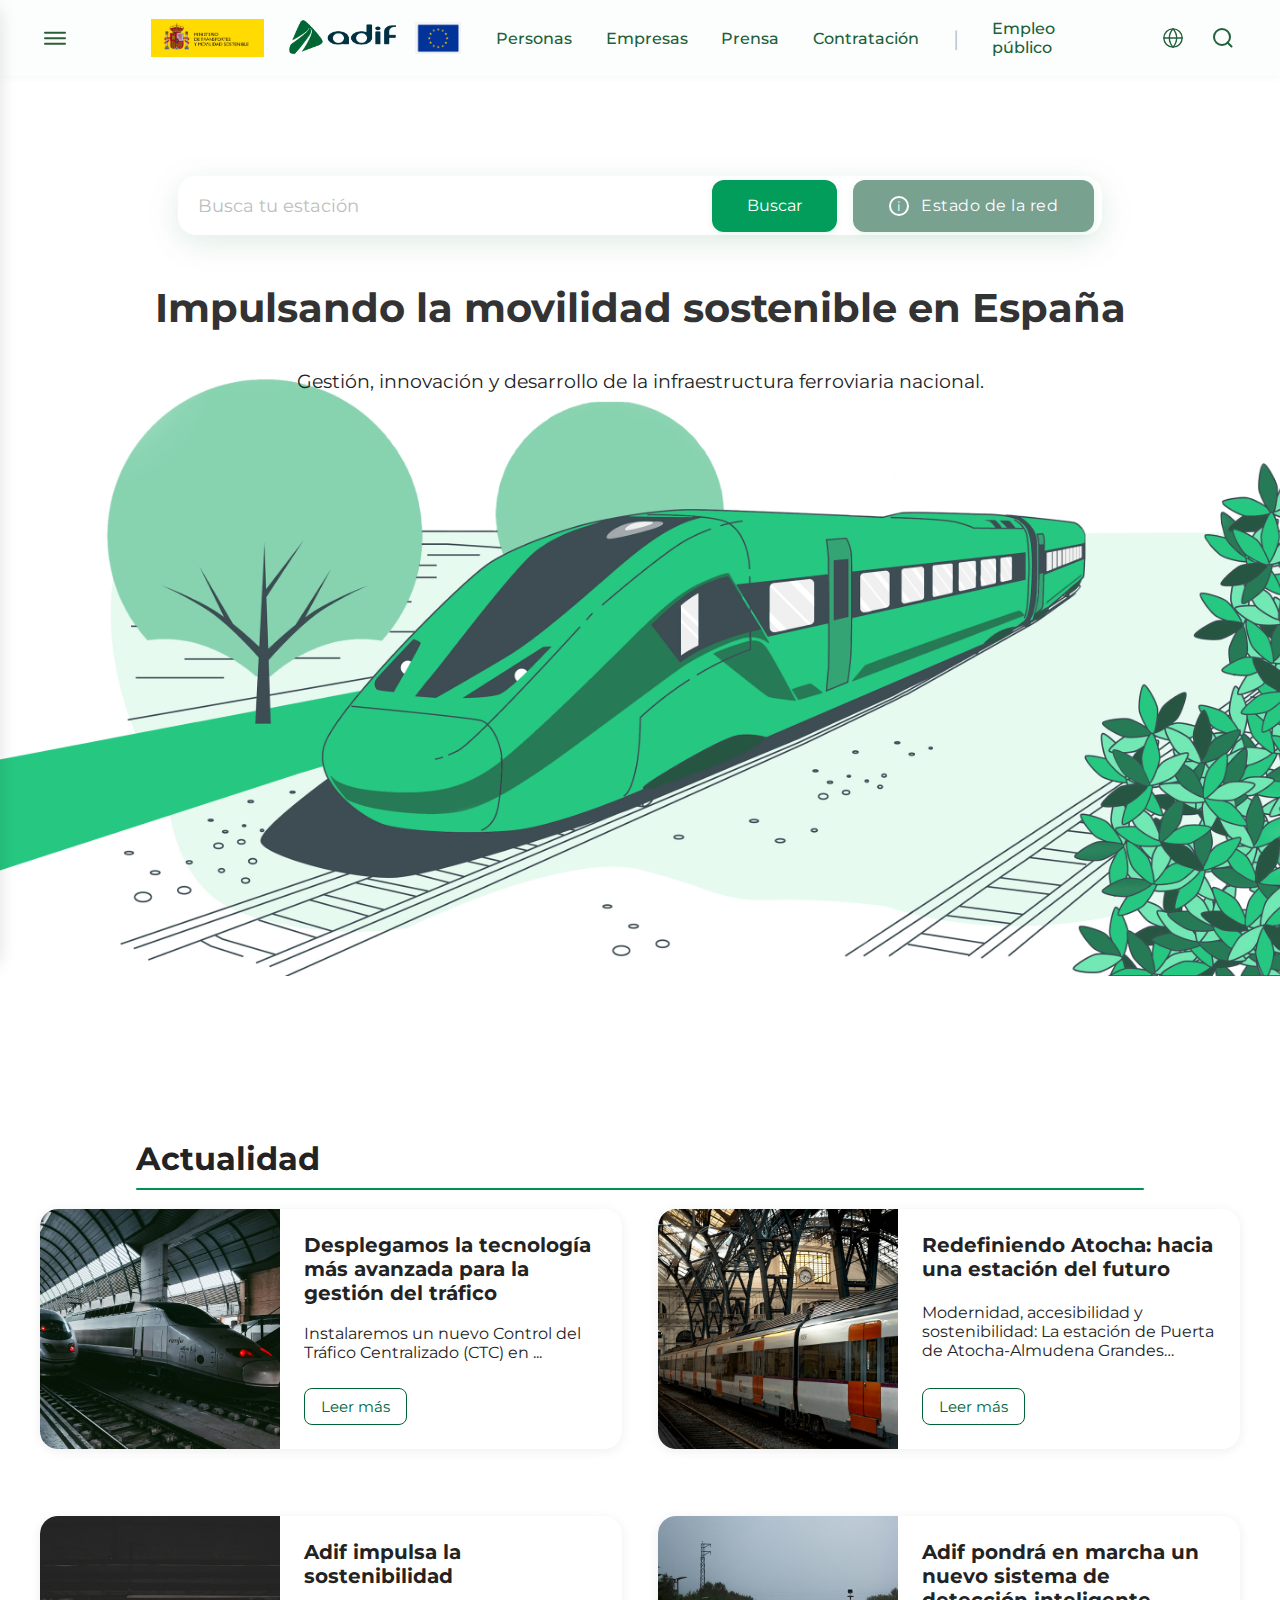
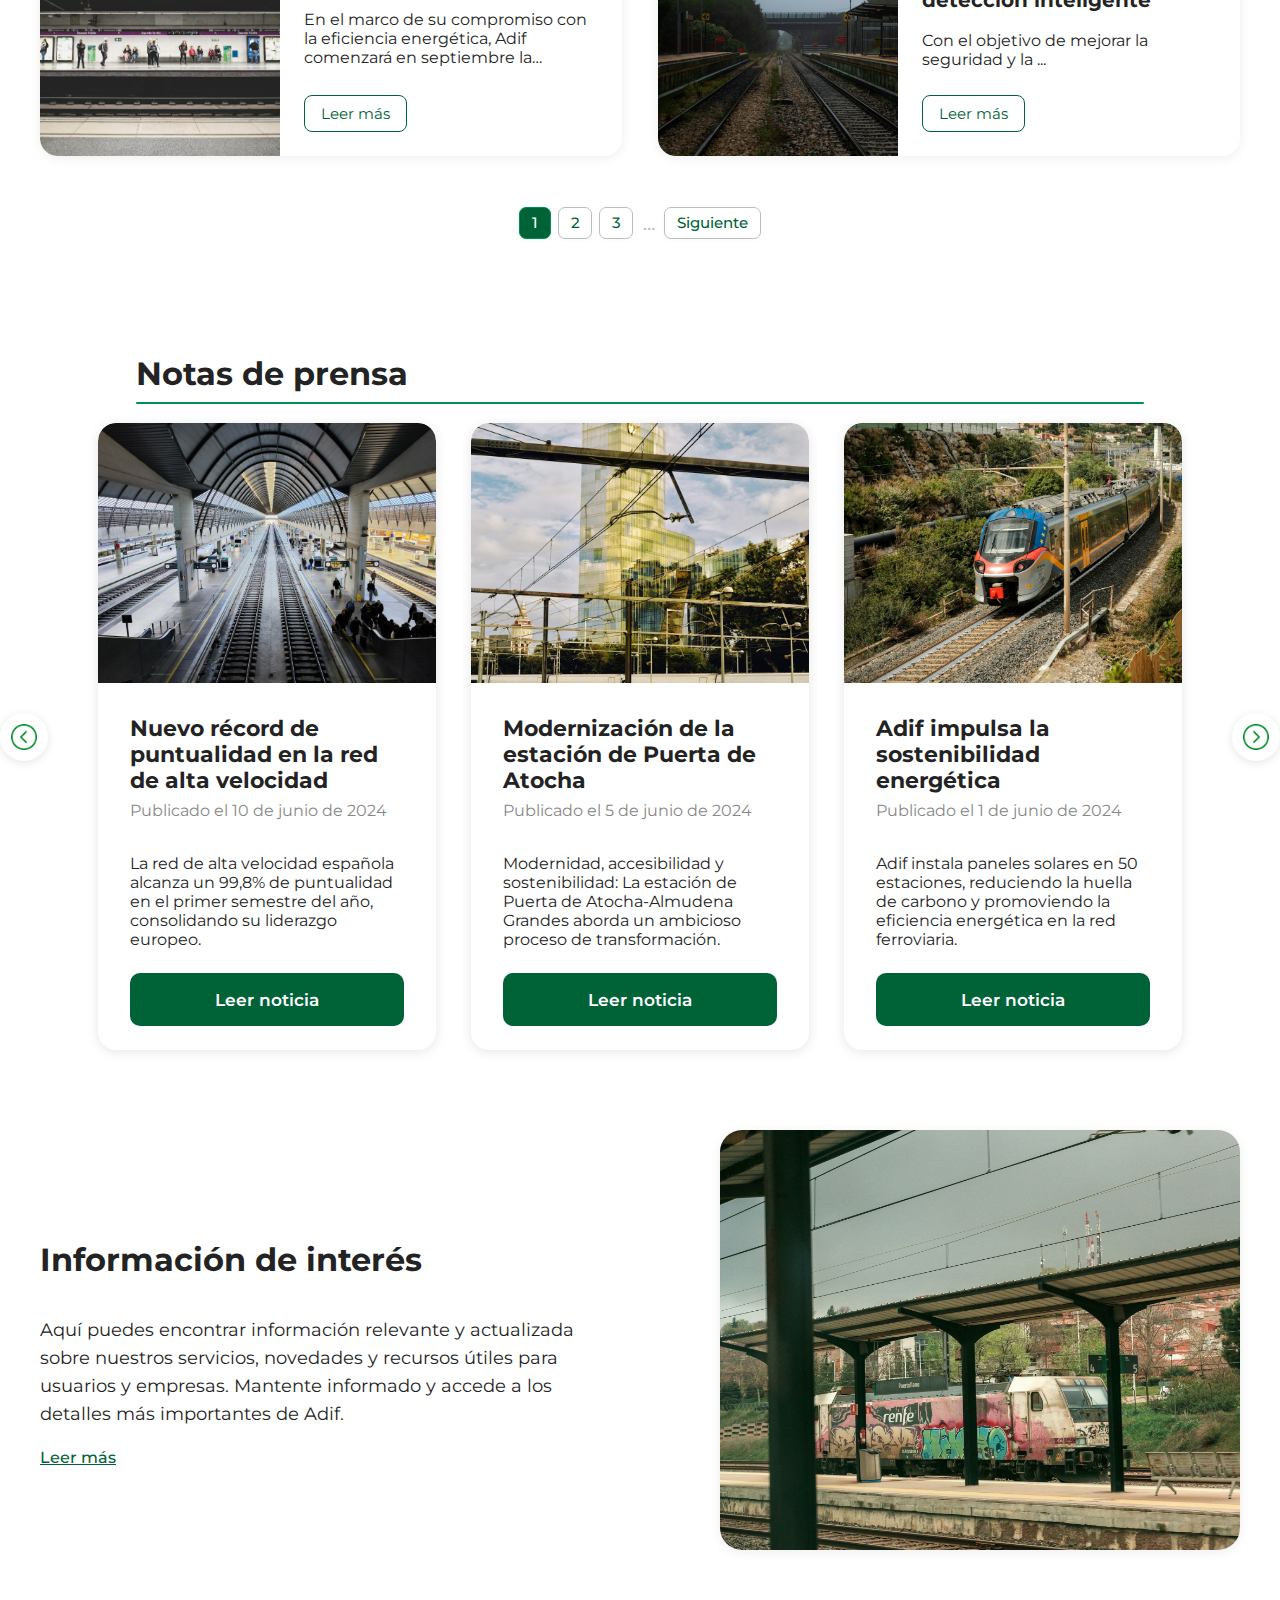
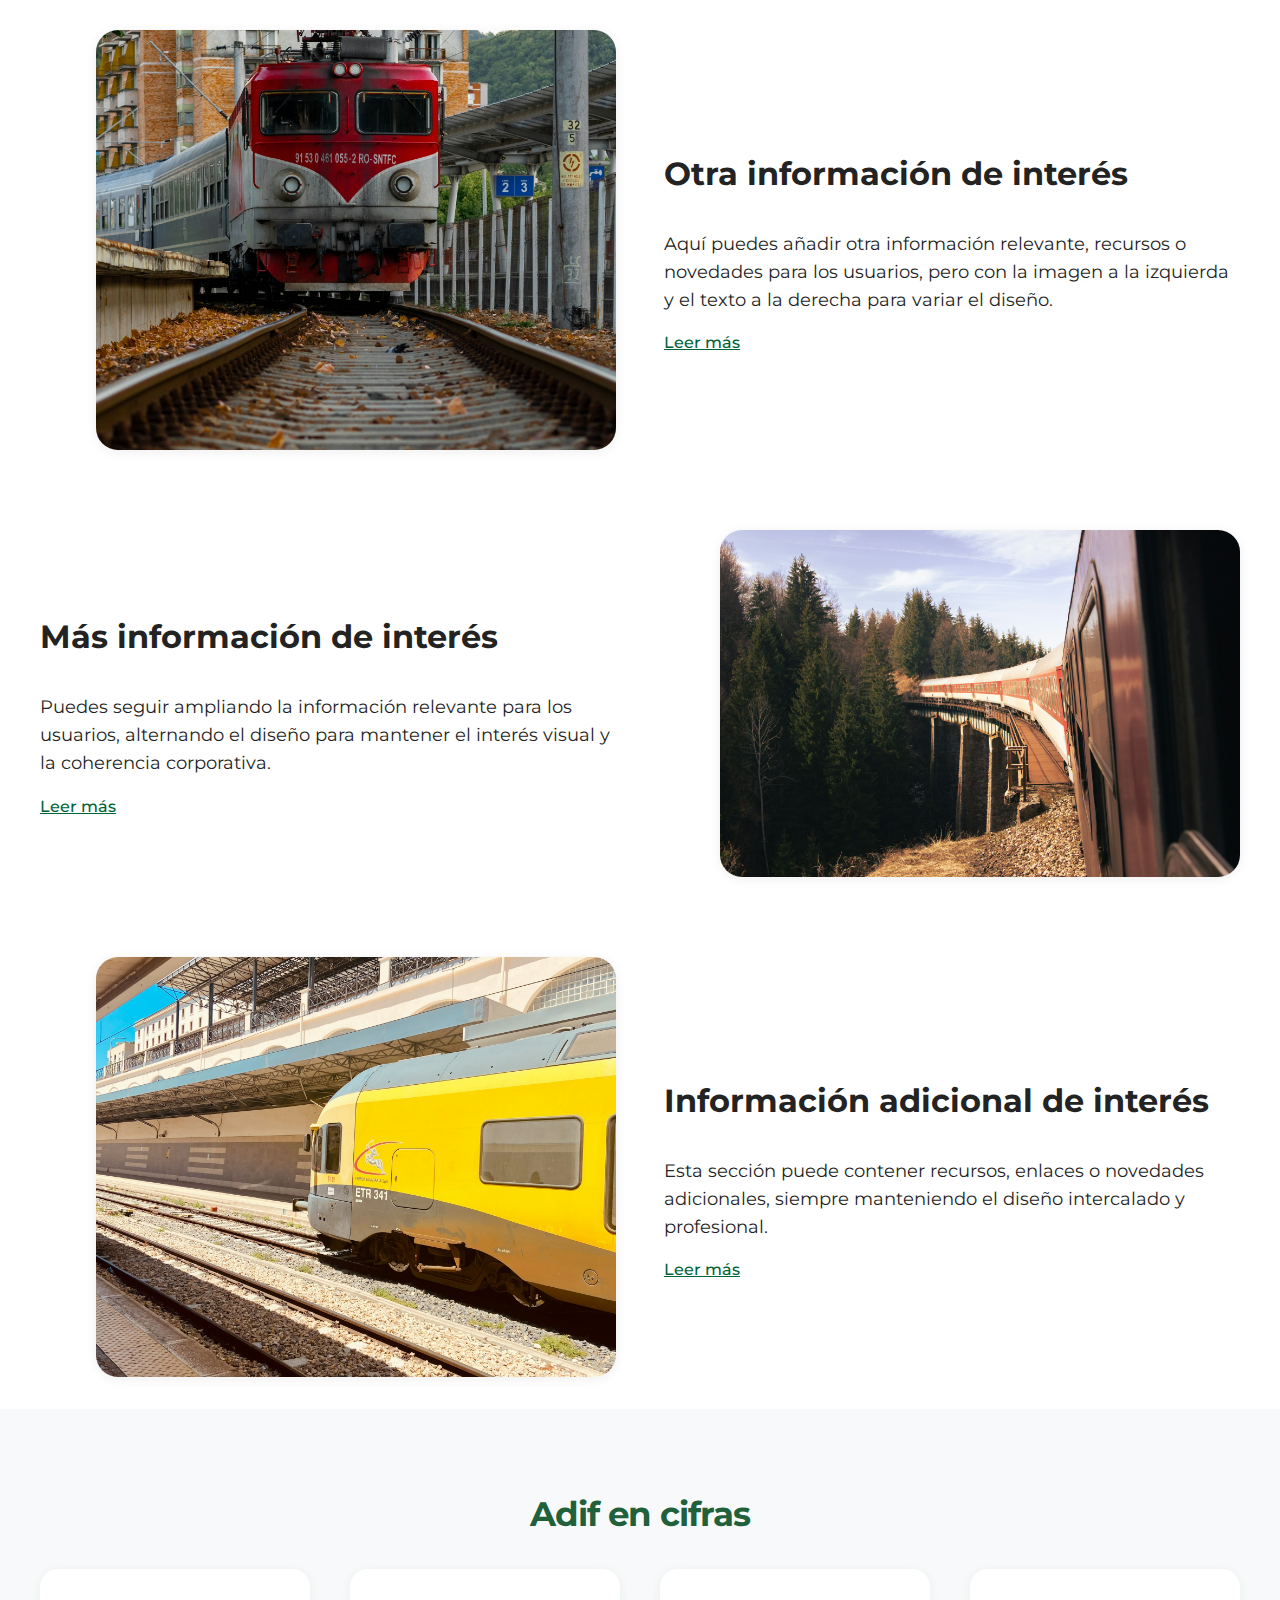
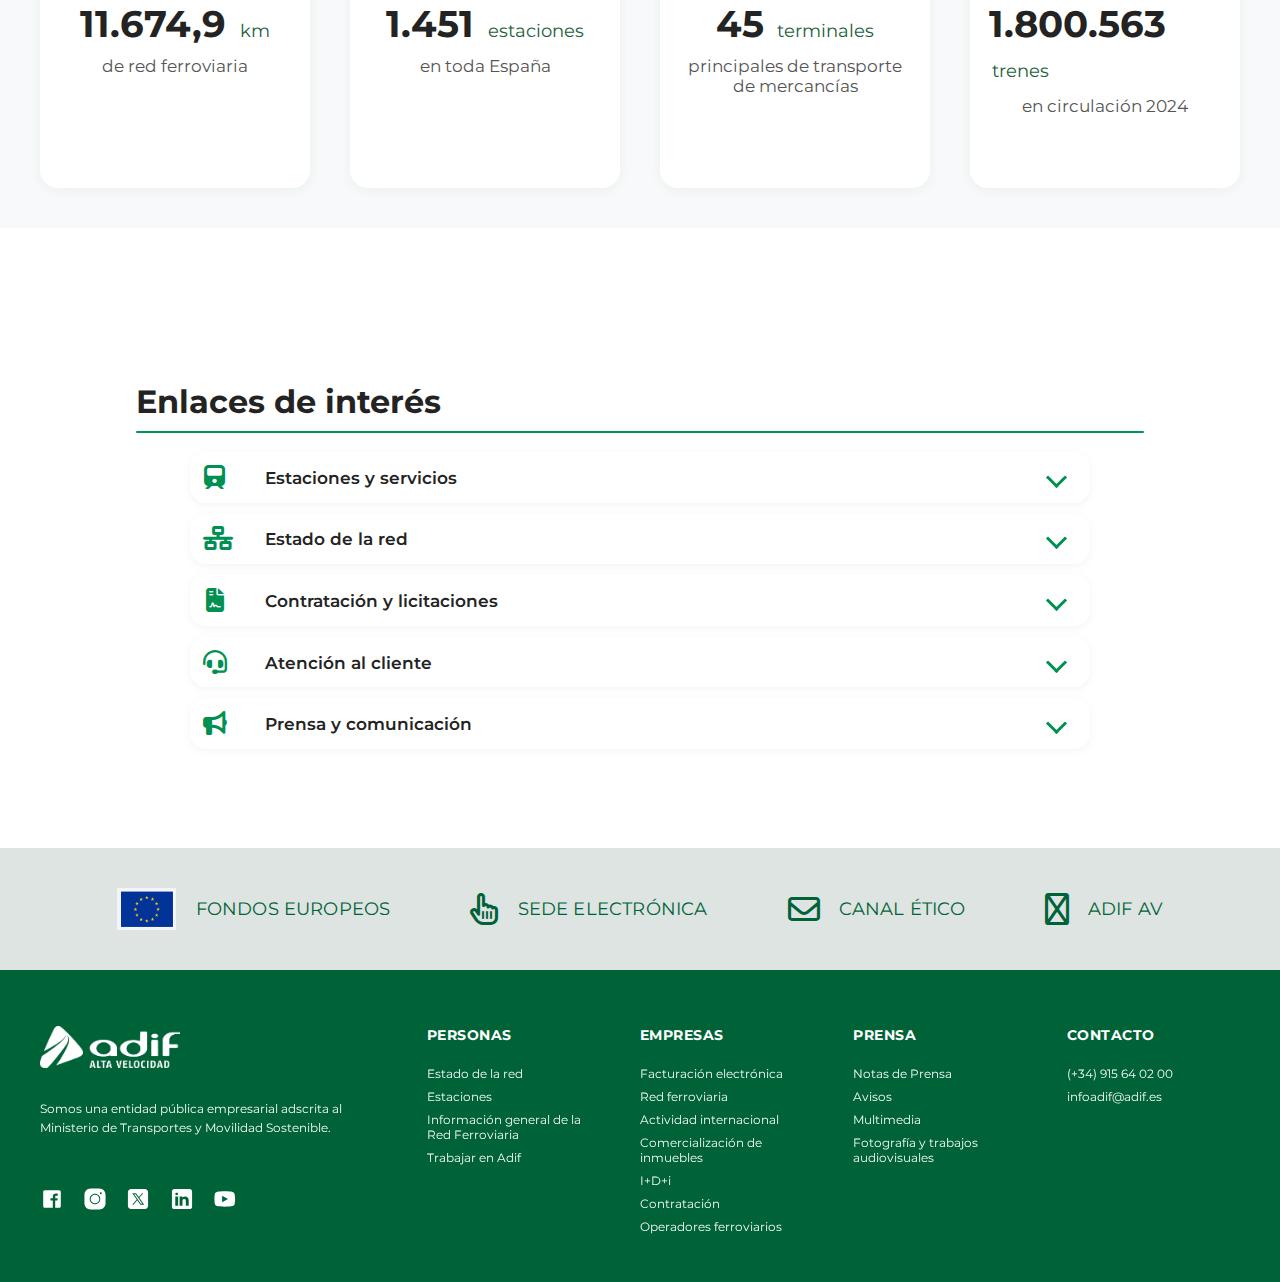
<file: index.html>
<!DOCTYPE html>
<html lang="es">
<head>
  <meta charset="UTF-8">
  <meta name="viewport" content="width=device-width, initial-scale=1.0">
  <title>Adif - Infraestructura Ferroviaria</title>
  <link rel="stylesheet" href="styles.css">
  <link href="https://fonts.googleapis.com/css?family=Montserrat:400,700&display=swap" rel="stylesheet">
  <link rel="stylesheet" href="https://cdnjs.cloudflare.com/ajax/libs/font-awesome/6.5.2/css/all.min.css">
  <style>
    .info-interes-img {
      display: flex;
      align-items: center;
      justify-content: flex-end;
      max-height: 420px;
    }

    .info-interes-img img {
      width: 100%;
      height: 100%;
      max-height: 420px;
      object-fit: cover;
      border-radius: 22px;
      display: block;
    }

    .adif-cifras-section {
      background: #f8f9fa;
      padding: 3.5rem 0 2.5rem 0;
      margin-bottom: 0.5rem;
    }
    .adif-cifras-title {
      font-family: 'Montserrat', Arial, sans-serif;
      font-size: 2.1rem;
      font-weight: 700;
      color: #20603a;
      text-align: center;
      margin-bottom: 2.2rem;
      letter-spacing: -1px;
    }
    .adif-cifras-grid {
      display: grid;
      grid-template-columns: repeat(4, minmax(220px, 1fr));
      gap: 2.5rem;
      max-width: 1200px;
      margin: 0 auto;
    }
    .adif-cifras-item {
      background: #fff;
      border-radius: 18px;
      box-shadow: 0 2px 12px 0 rgba(32,96,58,0.06);
      padding: 2.2rem 1.2rem 1.5rem 1.2rem;
      display: flex;
      flex-direction: column;
      align-items: center;
      min-height: 160px;
      transition: box-shadow 0.2s;
      min-width: 0;
      max-width: 320px;
    }
    .adif-cifras-item:hover {
      box-shadow: 0 4px 24px 0 rgba(32,96,58,0.13);
    }
    .adif-cifras-num {
      font-family: 'Montserrat', Arial, sans-serif;
      font-size: 2.3rem;
      font-weight: 700;
      color: #232323;
      margin-bottom: 0.5rem;
      line-height: 1.1;
    }
    .adif-cifras-unit {
      font-size: 1.1rem;
      font-weight: 400;
      color: #20603a;
      margin-left: 0.2rem;
    }
    .adif-cifras-desc {
      font-family: 'Montserrat', Arial, sans-serif;
      font-size: 1.05rem;
      color: #555;
      text-align: center;
      margin-top: 0.2rem;
      font-weight: 400;
    }
    @media (max-width: 900px) {
      .adif-cifras-grid {
        grid-template-columns: 1fr 1fr;
        gap: 1.5rem;
      }
    }
    @media (max-width: 600px) {
      .adif-cifras-grid {
        grid-template-columns: 1fr;
        gap: 1rem;
      }
      .adif-cifras-section {
        padding: 2rem 0 1.5rem 0;
      }
    }
  </style>
</head>
<body>
  <header class="header">
    <button class="menu-btn" id="open-menu" aria-label="Abrir menú">
      <svg width="22" height="22" viewBox="0 0 28 28" fill="none" xmlns="http://www.w3.org/2000/svg">
        <rect y="6" width="28" height="2.5" rx="1.25" fill="#2d5c3a"/>
        <rect y="13" width="28" height="2.5" rx="1.25" fill="#2d5c3a"/>
        <rect y="20" width="28" height="2.5" rx="1.25" fill="#2d5c3a"/>
      </svg>
    </button>
    <div class="header-logos">
      <img src="assets/logoMinisterio.png" alt="Ministerio de Transportes" class="logo-header logo-ministerio" />
      <img src="assets/logoadif.png" alt="Logo Adif" class="logo-header logo-adif" />
      <img src="assets/logounioneuropea.png" alt="Unión Europea" class="logo-header logo-ue" />
    </div>
    <nav class="main-menu">
      <ul>
        <li><a href="#">Personas</a></li>
        <li><a href="#">Empresas</a></li>
        <li><a href="#">Prensa</a></li>
        <li><a href="#">Contratación</a></li>
        <li class="pipe">|</li>
        <li><a href="#">Empleo público</a></li>
      </ul>
      <div class="menu-actions">
        <div class="lang-select">
          <button type="button" id="open-lang-modal" class="lang-btn icon-only" aria-label="Seleccionar idioma">
            <svg width="22" height="22" viewBox="0 0 24 24" fill="none" stroke="#20603a" stroke-width="1.5" stroke-linecap="round" stroke-linejoin="round"><circle cx="12" cy="12" r="10"/><path d="M2 12h20"/><path d="M12 2a15.3 15.3 0 0 1 4 10 15.3 15.3 0 0 1-4 10 15.3 15.3 0 0 1-4-10A15.3 15.3 0 0 1 12 2z"/></svg>
          </button>
          <div id="lang-modal" class="lang-modal lang-side-panel">
            <div class="lang-side-panel-content">
              <button class="lang-modal-close" id="close-lang-modal" aria-label="Cerrar panel">
                <svg width="28" height="28" viewBox="0 0 28 28" fill="none" xmlns="http://www.w3.org/2000/svg">
                  <line x1="7" y1="7" x2="21" y2="21" stroke="#232323" stroke-width="2.5" stroke-linecap="round"/>
                  <line x1="21" y1="7" x2="7" y2="21" stroke="#232323" stroke-width="2.5" stroke-linecap="round"/>
                </svg>
              </button>
              <h2 class="lang-modal-title">Selecciona un idioma y una región</h2>
              <div class="lang-modal-list">
                <button class="lang-modal-item" data-lang="ca">Català</button>
                <button class="lang-modal-item" data-lang="en">English</button>
                <button class="lang-modal-item" data-lang="es">Castellano</button>
                <button class="lang-modal-item" data-lang="eu">Euskara</button>
                <button class="lang-modal-item" data-lang="gl">Galego</button>
              </div>
            </div>
            <div id="lang-modal-overlay" class="lang-modal-overlay"></div>
          </div>
        </div>
        <button class="header-search-btn" id="open-search-modal" aria-label="Buscar en la web">
          <svg width="22" height="22" viewBox="0 0 22 22" fill="none" xmlns="http://www.w3.org/2000/svg">
            <circle cx="10" cy="10" r="8" stroke="#20603a" stroke-width="2"/>
            <line x1="19.5" y1="19.5" x2="15.5" y2="15.5" stroke="#20603a" stroke-width="2" stroke-linecap="round"/>
          </svg>
        </button>
      </div>
      <div id="search-modal" class="search-modal search-side-panel">
        <div class="search-side-panel-content">
          <button class="search-modal-close" id="close-search-modal" aria-label="Cerrar panel">
            <svg width="28" height="28" viewBox="0 0 28 28" fill="none" xmlns="http://www.w3.org/2000/svg">
              <line x1="7" y1="7" x2="21" y2="21" stroke="#232323" stroke-width="2.5" stroke-linecap="round"/>
              <line x1="21" y1="7" x2="7" y2="21" stroke="#232323" stroke-width="2.5" stroke-linecap="round"/>
            </svg>
          </button>
          <h2 class="search-modal-title">Buscar en la web</h2>
          <div class="search-modal-form">
            <input type="text" class="search-modal-input" id="search-input" placeholder="¿Qué estás buscando?" autocomplete="off" />
            <button type="button" class="search-modal-btn">
              <svg width="22" height="22" viewBox="0 0 22 22" fill="none" xmlns="http://www.w3.org/2000/svg">
                <circle cx="10" cy="10" r="8" stroke="#ffffff" stroke-width="2"/>
                <line x1="19.5" y1="19.5" x2="15.5" y2="15.5" stroke="#ffffff" stroke-width="2" stroke-linecap="round"/>
              </svg>
              Buscar
            </button>
          </div>
        </div>
        <div id="search-modal-overlay" class="search-modal-overlay"></div>
      </div>
    </nav>
  </header>
  <div id="side-menu" class="side-menu">
    <div class="side-menu-header">
      <span>Cerrar</span>
      <button id="close-menu" aria-label="Cerrar menú">
        <!-- Icono cerrar (SVG temporal, se puede sustituir por React Icon) -->
        <svg width="28" height="28" viewBox="0 0 28 28" fill="none" xmlns="http://www.w3.org/2000/svg">
          <line x1="7" y1="7" x2="21" y2="21" stroke="#fff" stroke-width="2.5" stroke-linecap="round"/>
          <line x1="21" y1="7" x2="7" y2="21" stroke="#fff" stroke-width="2.5" stroke-linecap="round"/>
        </svg>
      </button>
    </div>
    <ul class="side-menu-list">
      <li>Sobre Adif <span class="arrow"><svg width="28" height="28" viewBox="0 0 24 24" fill="none" stroke="#fff" stroke-width="2.5" stroke-linecap="round" stroke-linejoin="round"><path d="M8.5 5l7 7-7 7"/></svg></span></li>
      <li>Comunicación y Prensa <span class="arrow"><svg width="28" height="28" viewBox="0 0 24 24" fill="none" stroke="#fff" stroke-width="2.5" stroke-linecap="round" stroke-linejoin="round"><path d="M8.5 5l7 7-7 7"/></svg></span></li>
      <li>Información al usuario <span class="arrow"><svg width="28" height="28" viewBox="0 0 24 24" fill="none" stroke="#fff" stroke-width="2.5" stroke-linecap="round" stroke-linejoin="round"><path d="M8.5 5l7 7-7 7"/></svg></span></li>
      <li>Productos y servicios <span class="arrow"><svg width="28" height="28" viewBox="0 0 24 24" fill="none" stroke="#fff" stroke-width="2.5" stroke-linecap="round" stroke-linejoin="round"><path d="M8.5 5l7 7-7 7"/></svg></span></li>
      <li>Empresas y contratación <span class="arrow"><svg width="28" height="28" viewBox="0 0 24 24" fill="none" stroke="#fff" stroke-width="2.5" stroke-linecap="round" stroke-linejoin="round"><path d="M8.5 5l7 7-7 7"/></svg></span></li>
      <li>Financiación Europea <span class="arrow"><svg width="28" height="28" viewBox="0 0 24 24" fill="none" stroke="#fff" stroke-width="2.5" stroke-linecap="round" stroke-linejoin="round"><path d="M8.5 5l7 7-7 7"/></svg></span></li>
      <li>Empleo y Formación <span class="arrow"><svg width="28" height="28" viewBox="0 0 24 24" fill="none" stroke="#fff" stroke-width="2.5" stroke-linecap="round" stroke-linejoin="round"><path d="M8.5 5l7 7-7 7"/></svg></span></li>
    </ul>
  </div>
  <div id="menu-overlay" class="menu-overlay"></div>
  <main class="main-hero-full">
    <section class="hero hero-full">
      <div class="hero-bg-illustration">
        <img src="assets/imgagenhome.png" alt="Imagen fondo home" />
      </div>
      <div class="hero-content">
        <div class="hero-search-row">
          <form class="hero-search-bar" autocomplete="off">
            <div class="hero-search-dropdown">
              <input type="text" class="hero-search-input" id="hero-station-search" placeholder="Busca tu estación" autocomplete="off" />
              <ul id="hero-station-suggestions" class="hero-station-suggestions"></ul>
            </div>
            <button type="submit" class="hero-search-btn">Buscar</button>
            <button type="button" class="estado-red-btn hero-estado-btn">
              <span class="estado-red-icon">
                <svg width="22" height="22" viewBox="0 0 22 22" fill="none" xmlns="http://www.w3.org/2000/svg">
                  <circle cx="11" cy="11" r="9" stroke="#fff" stroke-width="2" fill="none"/>
                  <text x="11" y="16" text-anchor="middle" font-size="13" font-family="Montserrat, Arial, sans-serif" fill="#fff">i</text>
                </svg>
              </span>
              <span class="estado-red-text">Estado de la red</span>
            </button>
          </form>
        </div>
        <h1 class="hero-title">Impulsando la movilidad sostenible en España</h1>
        <p class="hero-desc">Gestión, innovación y desarrollo de la infraestructura ferroviaria nacional.</p>
      </div>
    </section>
    <section class="search-section" style="display:none"></section>
    <section class="actualidad-section">
      <h2 class="actualidad-title">Actualidad</h2>
      <div class="actualidad-grid">
        <div class="media-card">
          <div class="media-card-img">
            <img src="assets/2.jpg" alt="Actualidad 1" />
          </div>
          <div class="media-card-content">
            <h2>Desplegamos la tecnología más avanzada para la gestión del tráfico</h2>
            <p>Instalaremos un nuevo Control del Tráfico Centralizado (CTC) en ...</p>
            <button class="media-card-link">Leer más</button>
          </div>
        </div>
        <div class="media-card">
          <div class="media-card-img">
            <img src="assets/3.jpg" alt="Actualidad 2" />
          </div>
          <div class="media-card-content">
            <h2>Redefiniendo Atocha: hacia una estación del futuro</h2>
            <p>Modernidad, accesibilidad y sostenibilidad: La estación de Puerta de Atocha-Almudena Grandes aborda un ambicioso proceso de transformación.</p>
            <button class="media-card-link">Leer más</button>
          </div>
        </div>
        <div class="media-card">
          <div class="media-card-img">
            <img src="assets/4.jpg" alt="Actualidad 3" />
          </div>
          <div class="media-card-content">
            <h2>Adif impulsa la sostenibilidad</h2>
            <p>En el marco de su compromiso con la eficiencia energética, Adif comenzará en septiembre la instalación de marquesinas fotovoltaicas en 12 estaciones de cercanías de la...</p>
            <button class="media-card-link">Leer más</button>
          </div>
        </div>
        <div class="media-card">
          <div class="media-card-img">
            <img src="assets/5.jpg" alt="Actualidad 4" />
          </div>
          <div class="media-card-content">
            <h2>Adif pondrá en marcha un nuevo sistema de detección inteligente</h2>
            <p>Con el objetivo de mejorar la seguridad y la ...</p>
            <button class="media-card-link">Leer más</button>
          </div>
        </div>
      </div>
      <nav class="actualidad-paginador" aria-label="Paginador de actualidad">
        <button class="actualidad-page active">1</button>
        <button class="actualidad-page">2</button>
        <button class="actualidad-page">3</button>
        <span class="actualidad-page ellipsis">…</span>
        <button class="actualidad-page">Siguiente</button>
      </nav>
    </section>
    <section class="notas-prensa-section">
      <h2 class="notas-prensa-title">Notas de prensa</h2>
      <div class="notas-prensa-arrows-wrapper">
        <button class="notas-prensa-arrow notas-prensa-arrow-left" aria-label="Anterior noticia">
          <span class="notas-prensa-arrow-circle">
            <img src="assets/arrow.png" alt="Anterior" class="notas-prensa-arrow-img" />
          </span>
        </button>
        <div class="notas-prensa-grid">
          <div class="notas-prensa-card">
            <img src="assets/7.jpg" alt="Noticia 1" class="notas-prensa-img" />
            <div class="notas-prensa-content">
              <h3 class="notas-prensa-headline">Nuevo récord de puntualidad en la red de alta velocidad</h3>
              <div class="notas-prensa-subtitle">Publicado el 10 de junio de 2024</div>
              <p class="notas-prensa-desc">La red de alta velocidad española alcanza un 99,8% de puntualidad en el primer semestre del año, consolidando su liderazgo europeo.</p>
              <button class="notas-prensa-btn">Leer noticia</button>
            </div>
          </div>
          <div class="notas-prensa-card">
            <img src="assets/8.jpg" alt="Noticia 2" class="notas-prensa-img" />
            <div class="notas-prensa-content">
              <h3 class="notas-prensa-headline">Modernización de la estación de Puerta de Atocha</h3>
              <div class="notas-prensa-subtitle">Publicado el 5 de junio de 2024</div>
              <p class="notas-prensa-desc">Modernidad, accesibilidad y sostenibilidad: La estación de Puerta de Atocha-Almudena Grandes aborda un ambicioso proceso de transformación.</p>
              <button class="notas-prensa-btn">Leer noticia</button>
            </div>
          </div>
          <div class="notas-prensa-card">
            <img src="assets/9.jpg" alt="Noticia 3" class="notas-prensa-img" />
            <div class="notas-prensa-content">
              <h3 class="notas-prensa-headline">Adif impulsa la sostenibilidad energética</h3>
              <div class="notas-prensa-subtitle">Publicado el 1 de junio de 2024</div>
              <p class="notas-prensa-desc">Adif instala paneles solares en 50 estaciones, reduciendo la huella de carbono y promoviendo la eficiencia energética en la red ferroviaria.</p>
              <button class="notas-prensa-btn">Leer noticia</button>
            </div>
          </div>
        </div>
        <button class="notas-prensa-arrow notas-prensa-arrow-right" aria-label="Siguiente noticia">
          <span class="notas-prensa-arrow-circle">
            <img src="assets/arrow.png" alt="Siguiente" class="notas-prensa-arrow-img right" />
          </span>
        </button>
      </div>
    </section>

    <section class="info-interes-section">
      <div class="info-interes-container">
        <div class="info-interes-texto">
          <h2 class="info-interes-titulo">Información de interés</h2>
          <p class="info-interes-desc">Aquí puedes encontrar información relevante y actualizada sobre nuestros servicios, novedades y recursos útiles para usuarios y empresas. Mantente informado y accede a los detalles más importantes de Adif.</p>
          <a href="#" class="info-interes-link">Leer más</a>
        </div>
        <div class="info-interes-img">
          <img src="assets/10.jpg" alt="Información de interés">
        </div>
      </div>
    </section>

    <section class="info-interes-section info-interes-invertida">
      <div class="info-interes-container">
        <div class="info-interes-img">
          <img src="assets/11.jpg" alt="Información de interés">
        </div>
        <div class="info-interes-texto">
          <h2 class="info-interes-titulo">Otra información de interés</h2>
          <p class="info-interes-desc">Aquí puedes añadir otra información relevante, recursos o novedades para los usuarios, pero con la imagen a la izquierda y el texto a la derecha para variar el diseño.</p>
          <a href="#" class="info-interes-link">Leer más</a>
        </div>
      </div>
    </section>

    <!-- Tercera sección: imagen derecha, texto izquierda -->
    <section class="info-interes-section">
      <div class="info-interes-container">
        <div class="info-interes-texto">
          <h2 class="info-interes-titulo">Más información de interés</h2>
          <p class="info-interes-desc">Puedes seguir ampliando la información relevante para los usuarios, alternando el diseño para mantener el interés visual y la coherencia corporativa.</p>
          <a href="#" class="info-interes-link">Leer más</a>
        </div>
        <div class="info-interes-img">
          <img src="assets/12.jpg" alt="Más información de interés">
        </div>
      </div>
    </section>

    <!-- Cuarta sección: imagen izquierda, texto derecha -->
    <section class="info-interes-section">
      <div class="info-interes-container">
        <div class="info-interes-img">
          <img src="assets/13.jpg" alt="Información adicional de interés">
        </div>
        <div class="info-interes-texto">
          <h2 class="info-interes-titulo">Información adicional de interés</h2>
          <p class="info-interes-desc">Esta sección puede contener recursos, enlaces o novedades adicionales, siempre manteniendo el diseño intercalado y profesional.</p>
          <a href="#" class="info-interes-link">Leer más</a>
        </div>
      </div>
    </section>

    <!-- Sección Adif en cifras -->
    <section class="adif-cifras-section">
      <h2 class="adif-cifras-title">Adif en cifras</h2>
      <div class="adif-cifras-grid">
        <div class="adif-cifras-item">
          <span class="adif-cifras-num">11.674,9 <span class="adif-cifras-unit">km</span></span>
          <span class="adif-cifras-desc">de red ferroviaria</span>
        </div>
        <div class="adif-cifras-item">
          <span class="adif-cifras-num">1.451 <span class="adif-cifras-unit">estaciones</span></span>
          <span class="adif-cifras-desc">en toda España</span>
        </div>
        <div class="adif-cifras-item">
          <span class="adif-cifras-num">45 <span class="adif-cifras-unit">terminales</span></span>
          <span class="adif-cifras-desc">principales de transporte de mercancías</span>
        </div>
        <div class="adif-cifras-item">
          <span class="adif-cifras-num">1.800.563 <span class="adif-cifras-unit">trenes</span></span>
          <span class="adif-cifras-desc">en circulación 2024</span>
        </div>
      </div>
    </section>
    <!-- Fin sección Adif en cifras -->

    <section class="enlaces-interes-section">
      <h2 class="enlaces-interes-title">Enlaces de interés</h2>
      <div class="enlaces-interes-wrapper">
        <ul class="enlaces-acordeon">
          <li>
            <button class="acordeon-btn">
              <span class="acordeon-icon"><i class="fa-solid fa-train"></i></span>
              <span class="acordeon-titulo">Estaciones y servicios</span>
              <span class="acordeon-flecha"></span>
            </button>
            <div class="acordeon-content">
              <p>Consulta información sobre estaciones, servicios disponibles y horarios actualizados en toda la red ferroviaria.</p>
            </div>
          </li>
          <li>
            <button class="acordeon-btn">
              <span class="acordeon-icon"><i class="fa-solid fa-network-wired"></i></span>
              <span class="acordeon-titulo">Estado de la red</span>
              <span class="acordeon-flecha"></span>
            </button>
            <div class="acordeon-content">
              <p>Accede al estado en tiempo real de la red ferroviaria, incidencias y avisos importantes para los viajeros.</p>
            </div>
          </li>
          <li>
            <button class="acordeon-btn">
              <span class="acordeon-icon"><i class="fa-solid fa-file-contract"></i></span>
              <span class="acordeon-titulo">Contratación y licitaciones</span>
              <span class="acordeon-flecha"></span>
            </button>
            <div class="acordeon-content">
              <p>Información sobre procesos de contratación, licitaciones abiertas y requisitos para empresas colaboradoras.</p>
            </div>
          </li>
          <li>
            <button class="acordeon-btn">
              <span class="acordeon-icon"><i class="fa-solid fa-headset"></i></span>
              <span class="acordeon-titulo">Atención al cliente</span>
              <span class="acordeon-flecha"></span>
            </button>
            <div class="acordeon-content">
              <p>Contacta con nuestro equipo de atención al cliente para resolver dudas, sugerencias o reclamaciones.</p>
            </div>
          </li>
          <li>
            <button class="acordeon-btn">
              <span class="acordeon-icon"><i class="fa-solid fa-bullhorn"></i></span>
              <span class="acordeon-titulo">Prensa y comunicación</span>
              <span class="acordeon-flecha"></span>
            </button>
            <div class="acordeon-content">
              <p>Acceso a notas de prensa, comunicados oficiales y material multimedia para medios de comunicación.</p>
            </div>
          </li>
        </ul>
      </div>
    </section>

    <script>
      // Acordeón: solo uno abierto a la vez
      document.querySelectorAll('.enlaces-acordeon .acordeon-btn').forEach(btn => {
        btn.addEventListener('click', function() {
          const li = this.closest('li');
          const open = li.classList.contains('open');
          document.querySelectorAll('.enlaces-acordeon li').forEach(el => el.classList.remove('open'));
          if (!open) li.classList.add('open');
        });
      });
    </script>

    <section class="enlaces-grid-section minimal-banda">
      <div class="enlaces-banda">
        <div class="enlace-banda-item">
          <span class="enlace-banda-icon">
            <img src="assets/logounioneuropea.png" alt="Unión Europea" style="height: 2.6rem; width: auto; display: block;" />
          </span>
          <span class="enlace-banda-label">FONDOS EUROPEOS</span>
        </div>
        <div class="enlace-banda-item">
          <span class="enlace-banda-icon"><i class="fa-regular fa-hand-pointer"></i></span>
          <span class="enlace-banda-label">SEDE ELECTRÓNICA</span>
        </div>
        <div class="enlace-banda-item">
          <span class="enlace-banda-icon"><i class="fa-regular fa-envelope"></i></span>
          <span class="enlace-banda-label">CANAL ÉTICO</span>
        </div>
        <div class="enlace-banda-item">
          <span class="enlace-banda-icon"><i class="fa-solid fa-train-tram"></i></span>
          <span class="enlace-banda-label">ADIF AV</span>
        </div>
      </div>
    </section>

  </main>
  <footer>
    <div class="footer-content">
      <div class="footer-col footer-col-logo">
        <img src="assets/logoadifblanco.png" alt="Logo ADIF" class="footer-logo">
        <p class="footer-description">Somos una entidad pública empresarial adscrita al Ministerio de Transportes y Movilidad Sostenible.</p>
        <div class="social-links">
          <a href="#" aria-label="Facebook"><img src="assets/facebook.svg" alt="Facebook" /></a>
          <a href="#" aria-label="Instagram"><img src="assets/instagram.svg" alt="Instagram" /></a>
          <a href="#" aria-label="X (Twitter)"><img src="assets/x.svg" alt="X (Twitter)" /></a>
          <a href="#" aria-label="LinkedIn"><img src="assets/linkedin.svg" alt="LinkedIn" /></a>
          <a href="#" aria-label="YouTube"><img src="assets/youtube.svg" alt="YouTube" /></a>
        </div>
      </div>
      <div class="footer-col">
        <h3>PERSONAS</h3>
        <ul>
          <li>Estado de la red</li>
          <li>Estaciones</li>
          <li>Información general de la Red Ferroviaria</li>
          <li>Trabajar en Adif</li>
        </ul>
      </div>
      <div class="footer-col">
        <h3>EMPRESAS</h3>
        <ul>
          <li>Facturación electrónica</li>
          <li>Red ferroviaria</li>
          <li>Actividad internacional</li>
          <li>Comercialización de inmuebles</li>
          <li>I+D+i</li>
          <li>Contratación</li>
          <li>Operadores ferroviarios</li>
        </ul>
      </div>
      <div class="footer-col">
        <h3>PRENSA</h3>
        <ul>
          <li>Notas de Prensa</li>
          <li>Avisos</li>
          <li>Multimedia</li>
          <li>Fotografía y trabajos audiovisuales</li>
        </ul>
      </div>
      <div class="footer-col">
        <h3>CONTACTO</h3>
        <ul>
          <li>(+34) 915 64 02 00</li>
          <li>infoadif@adif.es</li>
        </ul>
      </div>
    </div>
  </footer>
  <script src="app.js"></script>
</body>
</html>
</file>
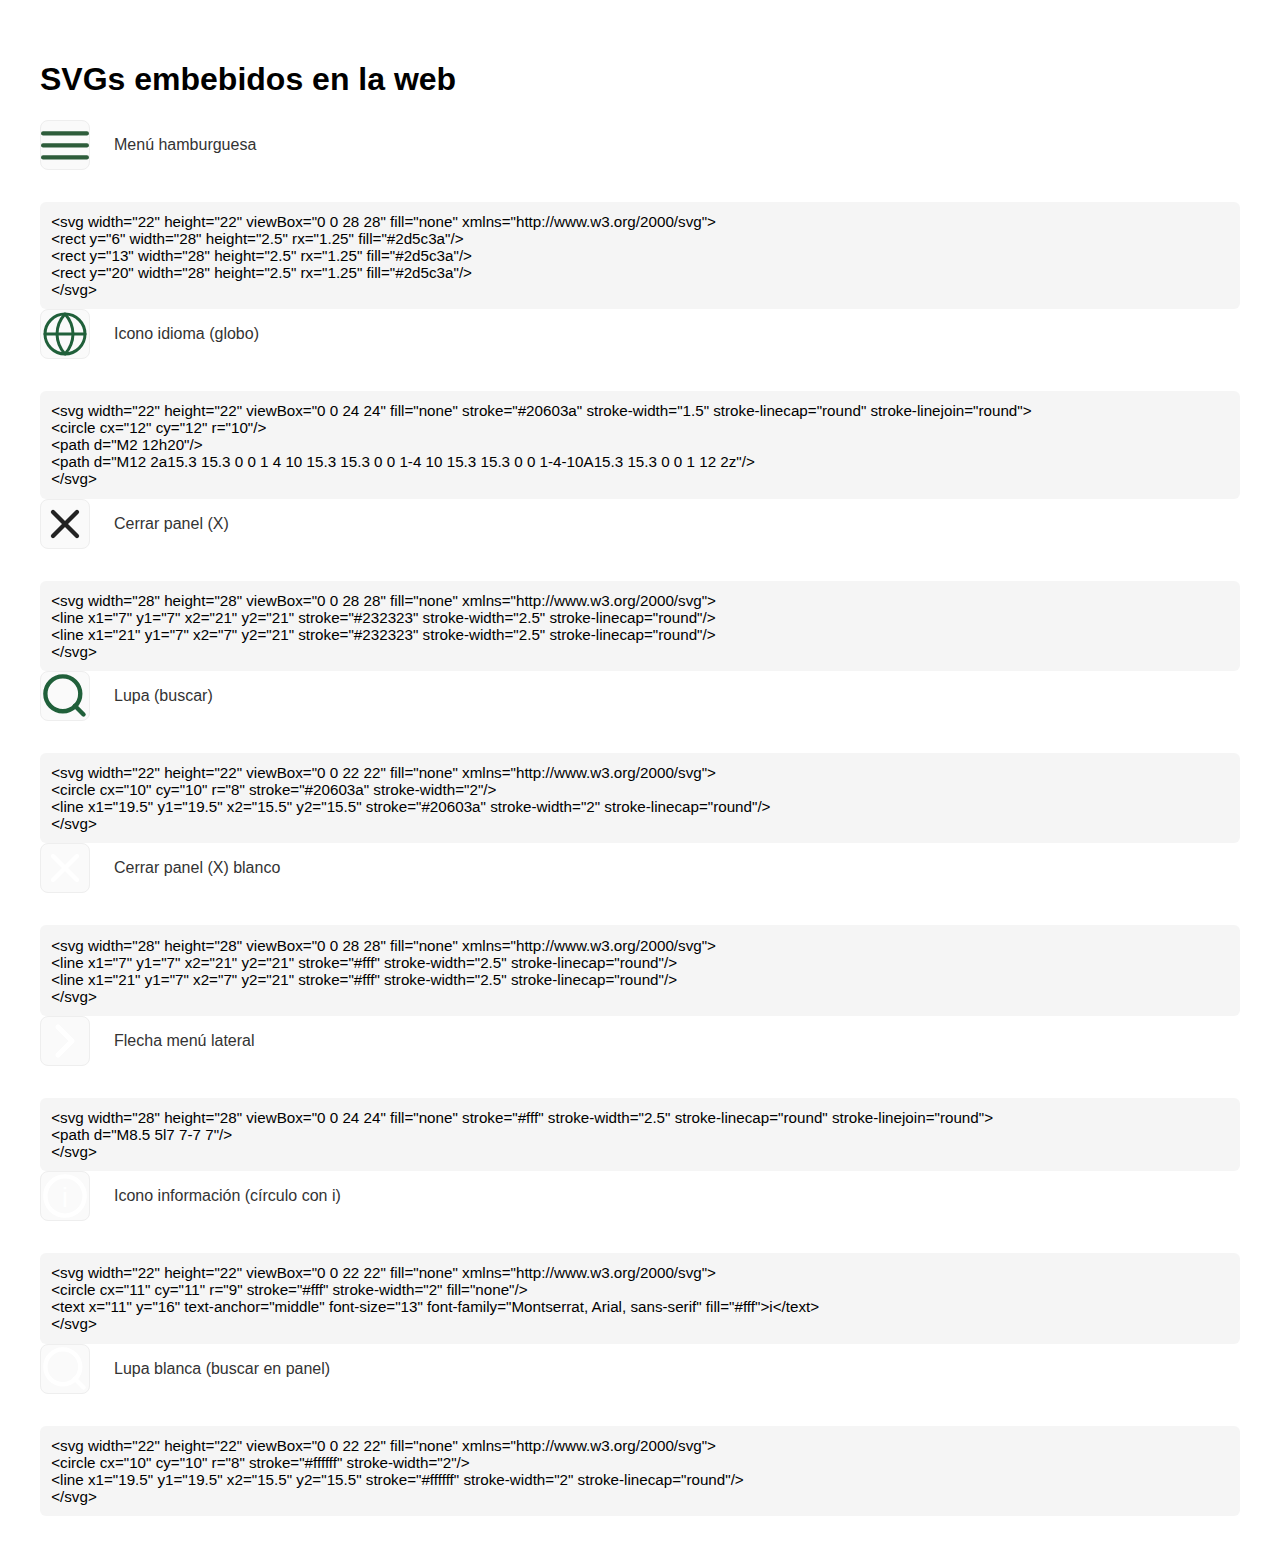
<file: svg-icons.html>
<!DOCTYPE html>
<html lang="es">
<head>
  <meta charset="UTF-8">
  <title>SVGs de la web</title>
  <style>
    body { font-family: Arial, sans-serif; padding: 2rem; }
    .icon-block { display: flex; align-items: center; gap: 1.5rem; margin-bottom: 2rem; }
    .icon-block svg { width: 48px; height: 48px; border: 1px solid #eee; border-radius: 8px; background: #fafafa; }
    .icon-label { font-size: 1rem; color: #333; }
    .code-block { background: #f5f5f5; border-radius: 6px; padding: 0.7rem; font-size: 0.95rem; margin-top: 0.5rem; overflow-x: auto; }
  </style>
</head>
<body>
  <h1>SVGs embebidos en la web</h1>

  <div class="icon-block">
    <svg width="22" height="22" viewBox="0 0 28 28" fill="none" xmlns="http://www.w3.org/2000/svg">
      <rect y="6" width="28" height="2.5" rx="1.25" fill="#2d5c3a"/>
      <rect y="13" width="28" height="2.5" rx="1.25" fill="#2d5c3a"/>
      <rect y="20" width="28" height="2.5" rx="1.25" fill="#2d5c3a"/>
    </svg>
    <span class="icon-label">Menú hamburguesa</span>
  </div>
  <div class="code-block">
&lt;svg width="22" height="22" viewBox="0 0 28 28" fill="none" xmlns="http://www.w3.org/2000/svg"&gt;<br>  &lt;rect y="6" width="28" height="2.5" rx="1.25" fill="#2d5c3a"/&gt;<br>  &lt;rect y="13" width="28" height="2.5" rx="1.25" fill="#2d5c3a"/&gt;<br>  &lt;rect y="20" width="28" height="2.5" rx="1.25" fill="#2d5c3a"/&gt;<br>&lt;/svg&gt;
  </div>

  <div class="icon-block">
    <svg width="22" height="22" viewBox="0 0 24 24" fill="none" stroke="#20603a" stroke-width="1.5" stroke-linecap="round" stroke-linejoin="round"><circle cx="12" cy="12" r="10"/><path d="M2 12h20"/><path d="M12 2a15.3 15.3 0 0 1 4 10 15.3 15.3 0 0 1-4 10 15.3 15.3 0 0 1-4-10A15.3 15.3 0 0 1 12 2z"/></svg>
    <span class="icon-label">Icono idioma (globo)</span>
  </div>
  <div class="code-block">
&lt;svg width="22" height="22" viewBox="0 0 24 24" fill="none" stroke="#20603a" stroke-width="1.5" stroke-linecap="round" stroke-linejoin="round"&gt;<br>  &lt;circle cx="12" cy="12" r="10"/&gt;<br>  &lt;path d="M2 12h20"/&gt;<br>  &lt;path d="M12 2a15.3 15.3 0 0 1 4 10 15.3 15.3 0 0 1-4 10 15.3 15.3 0 0 1-4-10A15.3 15.3 0 0 1 12 2z"/&gt;<br>&lt;/svg&gt;
  </div>

  <div class="icon-block">
    <svg width="28" height="28" viewBox="0 0 28 28" fill="none" xmlns="http://www.w3.org/2000/svg">
      <line x1="7" y1="7" x2="21" y2="21" stroke="#232323" stroke-width="2.5" stroke-linecap="round"/>
      <line x1="21" y1="7" x2="7" y2="21" stroke="#232323" stroke-width="2.5" stroke-linecap="round"/>
    </svg>
    <span class="icon-label">Cerrar panel (X)</span>
  </div>
  <div class="code-block">
&lt;svg width="28" height="28" viewBox="0 0 28 28" fill="none" xmlns="http://www.w3.org/2000/svg"&gt;<br>  &lt;line x1="7" y1="7" x2="21" y2="21" stroke="#232323" stroke-width="2.5" stroke-linecap="round"/&gt;<br>  &lt;line x1="21" y1="7" x2="7" y2="21" stroke="#232323" stroke-width="2.5" stroke-linecap="round"/&gt;<br>&lt;/svg&gt;
  </div>

  <div class="icon-block">
    <svg width="22" height="22" viewBox="0 0 22 22" fill="none" xmlns="http://www.w3.org/2000/svg">
      <circle cx="10" cy="10" r="8" stroke="#20603a" stroke-width="2"/>
      <line x1="19.5" y1="19.5" x2="15.5" y2="15.5" stroke="#20603a" stroke-width="2" stroke-linecap="round"/>
    </svg>
    <span class="icon-label">Lupa (buscar)</span>
  </div>
  <div class="code-block">
&lt;svg width="22" height="22" viewBox="0 0 22 22" fill="none" xmlns="http://www.w3.org/2000/svg"&gt;<br>  &lt;circle cx="10" cy="10" r="8" stroke="#20603a" stroke-width="2"/&gt;<br>  &lt;line x1="19.5" y1="19.5" x2="15.5" y2="15.5" stroke="#20603a" stroke-width="2" stroke-linecap="round"/&gt;<br>&lt;/svg&gt;
  </div>

  <div class="icon-block">
    <svg width="28" height="28" viewBox="0 0 28 28" fill="none" xmlns="http://www.w3.org/2000/svg">
      <line x1="7" y1="7" x2="21" y2="21" stroke="#fff" stroke-width="2.5" stroke-linecap="round"/>
      <line x1="21" y1="7" x2="7" y2="21" stroke="#fff" stroke-width="2.5" stroke-linecap="round"/>
    </svg>
    <span class="icon-label">Cerrar panel (X) blanco</span>
  </div>
  <div class="code-block">
&lt;svg width="28" height="28" viewBox="0 0 28 28" fill="none" xmlns="http://www.w3.org/2000/svg"&gt;<br>  &lt;line x1="7" y1="7" x2="21" y2="21" stroke="#fff" stroke-width="2.5" stroke-linecap="round"/&gt;<br>  &lt;line x1="21" y1="7" x2="7" y2="21" stroke="#fff" stroke-width="2.5" stroke-linecap="round"/&gt;<br>&lt;/svg&gt;
  </div>

  <div class="icon-block">
    <svg width="28" height="28" viewBox="0 0 24 24" fill="none" stroke="#fff" stroke-width="2.5" stroke-linecap="round" stroke-linejoin="round"><path d="M8.5 5l7 7-7 7"/></svg>
    <span class="icon-label">Flecha menú lateral</span>
  </div>
  <div class="code-block">
&lt;svg width="28" height="28" viewBox="0 0 24 24" fill="none" stroke="#fff" stroke-width="2.5" stroke-linecap="round" stroke-linejoin="round"&gt;<br>  &lt;path d="M8.5 5l7 7-7 7"/&gt;<br>&lt;/svg&gt;
  </div>

  <div class="icon-block">
    <svg width="22" height="22" viewBox="0 0 22 22" fill="none" xmlns="http://www.w3.org/2000/svg">
      <circle cx="11" cy="11" r="9" stroke="#fff" stroke-width="2" fill="none"/>
      <text x="11" y="16" text-anchor="middle" font-size="13" font-family="Montserrat, Arial, sans-serif" fill="#fff">i</text>
    </svg>
    <span class="icon-label">Icono información (círculo con i)</span>
  </div>
  <div class="code-block">
&lt;svg width="22" height="22" viewBox="0 0 22 22" fill="none" xmlns="http://www.w3.org/2000/svg"&gt;<br>  &lt;circle cx="11" cy="11" r="9" stroke="#fff" stroke-width="2" fill="none"/&gt;<br>  &lt;text x="11" y="16" text-anchor="middle" font-size="13" font-family="Montserrat, Arial, sans-serif" fill="#fff"&gt;i&lt;/text&gt;<br>&lt;/svg&gt;
  </div>

  <div class="icon-block">
    <svg width="22" height="22" viewBox="0 0 22 22" fill="none" xmlns="http://www.w3.org/2000/svg">
      <circle cx="10" cy="10" r="8" stroke="#ffffff" stroke-width="2"/>
      <line x1="19.5" y1="19.5" x2="15.5" y2="15.5" stroke="#ffffff" stroke-width="2" stroke-linecap="round"/>
    </svg>
    <span class="icon-label">Lupa blanca (buscar en panel)</span>
  </div>
  <div class="code-block">
&lt;svg width="22" height="22" viewBox="0 0 22 22" fill="none" xmlns="http://www.w3.org/2000/svg"&gt;<br>  &lt;circle cx="10" cy="10" r="8" stroke="#ffffff" stroke-width="2"/&gt;<br>  &lt;line x1="19.5" y1="19.5" x2="15.5" y2="15.5" stroke="#ffffff" stroke-width="2" stroke-linecap="round"/&gt;<br>&lt;/svg&gt;
  </div>

</body>
</html>
</file>
<file: styles.css>
/* Importar la fuente Montserrat */
body {
  font-family: 'Montserrat', Arial, sans-serif;
  background: #ffffff;
  color: #232323;
  margin: 0;
  padding: 0;
}

.header {
  display: flex;
  align-items: center;
  justify-content: flex-start;
  padding: 1.2rem 3vw 1.2rem 3vw;
  background: #FCFEFD;
  box-shadow: 0 2px 8px rgba(0,0,0,0.03);
  gap: 2.2rem;
  position: relative;
  z-index: 100;
}
.header-logos {
  display: flex;
  align-items: center;
  gap: 1.2rem;
  margin-left: 1.2rem;
}
.logo-header {
  display: block;
  height: 38px;
  width: auto;
}
.logo-ministerio {
  height: 38px;
}
.logo-adif {
  height: 38px;
}
.logo-ue {
  height: 32px;
}
.main-menu {
  display: flex;
  align-items: center;
  flex: 1;
  justify-content: flex-end;
  margin-left: 0;
}
.main-menu ul {
  display: flex;
  align-items: center;
  gap: 2.1rem;
  list-style: none;
  margin: 0;
  padding: 0;
}
.main-menu ul li a {
  font-family: 'Montserrat', Arial, sans-serif;
  font-size: 0.98rem;
  font-weight: 500;
  color: #20603a;
  text-decoration: none;
  transition: color 0.18s;
  position: relative;
}
.main-menu ul li a::after {
  content: '';
  display: block;
  position: absolute;
  left: 0;
  bottom: -4px;
  width: 100%;
  height: 2px;
  background: #006338;
  border-radius: 2px;
  opacity: 0;
  transform: scaleX(0);
  transition: opacity 0.18s, transform 0.18s;
}
.main-menu ul li a:hover::after,
.main-menu ul li a:focus::after {
  opacity: 1;
  transform: scaleX(1);
}
.main-menu ul li a:hover,
.main-menu ul li a:focus {
  color: #006338;
}
.main-menu ul li.pipe {
  color: #bdbdbd;
  font-size: 1.3rem;
  font-weight: 400;
  
  pointer-events: none;
  user-select: none;
  display: flex;
  align-items: center;
  height: 100%;
}
.menu-actions {
  display: flex;
  align-items: center;
  gap: 1.2rem;
}
.lang-select {
  position: relative;
  display: inline-block;
  margin-left: 5.7rem;
}
.lang-select select {
  font-family: 'Montserrat', Arial, sans-serif;
  font-size: 1rem;
  border: none;
  background: #f5f5f5;
  color: #20603a;
  border-radius: 8px;
  padding: 0.4rem 1.1rem;
  outline: none;
  cursor: pointer;
  font-weight: 500;
  transition: background 0.18s;
}
.lang-select select:focus {
  background: #e6f7f1;
}
.header-search-btn {
  background: none;
  border: none;
  cursor: pointer;
  padding: 0.3rem 0.5rem;
  display: flex;
  align-items: center;
  transition: background 0.18s;
  border-radius: 50%;
}
.header-search-btn:hover {
  background: #e6f7f1;
}
@media (max-width: 1100px) {
  .main-menu ul {
    gap: 1.1rem;
  }
  .main-menu {
    margin-left: 1rem;
  }
  .header-logos {
    gap: 0.7rem;
    margin-left: 0.5rem;
  }
}
@media (max-width: 900px) {
  .header {
    flex-wrap: wrap;
    gap: 1rem;
    padding: 1rem 2vw 1rem 2vw;
  }
  .main-menu {
    flex-direction: column;
    align-items: flex-start;
    margin-left: 0.5rem;
  }
  .main-menu ul {
    gap: 0.7rem;
  }
  .header-logos {
    gap: 0.5rem;
    margin-left: 0.2rem;
  }
  .logo-header, .logo-ministerio, .logo-adif, .logo-ue {
    height: 28px !important;
  }
}
@media (max-width: 700px) {
  .header {
    flex-direction: column;
    align-items: stretch;
    gap: 0.7rem;
    padding: 0.7rem 1vw 0.7rem 1vw;
  }
  .header-logos {
    justify-content: center;
    margin: 0 auto;
    gap: 0.3rem;
  }
  .main-menu {
    flex-direction: column;
    align-items: stretch;
    margin-left: 0;
    width: 100%;
  }
  .main-menu ul {
    flex-wrap: wrap;
    gap: 0.5rem;
    justify-content: center;
  }
  .menu-actions {
    justify-content: center;
    gap: 0.7rem;
  }
}
.main-nav .search {
  padding: 0.7rem 1.2rem;
  border-radius: 24px;
  border: 1px solid #e0e0e0;
  font-size: 1rem;
  background: #f9f9f9;
  transition: border 0.2s;
}
.main-nav .search:focus {
  outline: none;
  border: 1.5px solid #f9f9f9;
}
.main-hero-full {
  min-height: 100vh;
  width: 100vw;
  background: #ffffff;
  display: flex;
  flex-direction: column;
  justify-content: flex-start;
  align-items: stretch;
  position: relative;
  padding: 0;
}
.hero-full {
  min-height: 100vh;
  display: flex;
  flex-direction: column;
  justify-content: flex-start;
  align-items: center;
  background: #ffffff;
  padding-top: 5.5rem;
  padding-bottom: 0;
}
.hero-content {
  width: 100%;
  max-width: 1400px;
  margin: 0 auto;
  display: flex;
  flex-direction: column;
  align-items: center;
  justify-content: center;
  margin-top: 12px;
  position: relative;
  z-index: 1;
}
.hero-search-row {
  display: flex;
  align-items: center;
  justify-content: center;
  width: 100%;
  margin-bottom: 2.5rem;
}
.hero-search-bar {
  display: flex;
  align-items: center;
  width: 70%;
  background: #fff;
  border-radius: 18px;
  box-shadow: 0 8px 32px rgba(0,108,56,0.13);
  padding: 0.2rem 0.5rem 0.2rem 1.2rem;
  min-height: 40px;
  max-width: 1100px;
  margin-left: auto;
  margin-right: auto;
  gap: 0.5rem;
}
.hero-search-input {
  flex: 1 1 0%;
  min-width: 0;
  border: none;
  outline: none;
  font-size: 1.15rem;
  color: #232323;
  background: transparent;
  font-family: 'Montserrat', Arial, sans-serif;
  font-weight: 400;
  padding: 0.3rem 0;
}
.hero-search-input::placeholder {
  color: #bdbdbd;
  font-weight: 400;
  font-family: 'Montserrat', Arial, sans-serif;
}
.hero-search-btn {
  border: none;
  background: #029D5A;
  color: #fff;
  margin-left: 0.5rem;
  font-family: 'Montserrat', Arial, sans-serif;
  font-weight: 400;
  padding: 0.9rem 2.2rem;
  height: 52px;
  display: flex;
  align-items: center;
  gap: 0.7rem;
  box-shadow: 0 2px 8px rgba(2,157,90,0.10);
  transition: background 0.18s, transform 0.18s;
  cursor: pointer;
  border-radius: 12px;
  font-size: 1rem;
}
.hero-search-btn:hover {
  background: #02804A;
  transform: translateY(-2px) scale(1.03);
}
.hero-estado-btn {
  border: none;
  background: #79A190;
  color: #fff;
  margin-left: 0.5rem;
  font-family: 'Montserrat', Arial, sans-serif;
  font-weight: 400;
  padding: 0.9rem 2.2rem;
  height: 52px;
  display: flex;
  align-items: center;
  gap: 0.7rem;
  box-shadow: 0 2px 8px rgba(2,157,90,0.10);
  transition: background 0.18s, transform 0.18s;
  cursor: pointer;
  border-radius: 12px;
  font-size: 1rem;
}
.hero-estado-btn:hover {
  background: #02804A;
  transform: translateY(-2px) scale(1.03);
}
.hero-search-dropdown {
  flex: 1;
  display: flex;
  flex-direction: column;
}
.hero-title {
  font-family: 'Montserrat', Arial, sans-serif;
  font-size: 2.5rem;
  font-weight: 700;
  color: #333333;
  text-align: center;
  margin-bottom: 1.2rem;
  margin-top: 0.5rem;
}
.hero-desc {
  font-family: 'Montserrat', Arial, sans-serif;
  font-size: 1.18rem;
  color: #232323;
  text-align: center;
  margin-bottom: 0;
  font-weight: 400;
}
@media (max-width: 700px) {
  .main-hero-full, .hero-full {
    min-height: 90vh;
  }
  .hero-content {
    max-width: 98vw;
    margin-top: 3vh;
  }
  .hero-search-bar {
    flex-direction: column;
    align-items: stretch;
    padding: 1rem 0.7rem 1rem 0.7rem;
    min-height: 0;
    max-width: 98vw;
    gap: 0.7rem;
  }
  .hero-search-input {
    font-size: 1rem;
    padding: 0.7rem 0.2rem;
    margin-bottom: 0.7rem;
  }
  .hero-search-btn, .hero-estado-btn {
    width: 100%;
    border-radius: 12px;
    margin-left: 0;
    margin-top: 0.7rem;
  }
  .hero-title {
    font-size: 1.5rem;
  }
  .hero-desc {
    font-size: 1rem;
  }
}
.cards-section {
  display: grid;
  grid-template-columns: repeat(auto-fit, minmax(260px, 1fr));
  gap: 2rem;
  padding: 3rem 3vw 2rem 3vw;
  background: #fff;
}
.card {
  background: #e6f7f1;
  border-radius: 18px;
  box-shadow: 0 2px 12px rgba(0,0,0,0.04);
  padding: 2rem 1.5rem;
  transition: box-shadow 0.2s, transform 0.2s;
  min-height: 180px;
  display: flex;
  flex-direction: column;
  justify-content: flex-start;
}
.card h2 {
  font-size: 1.3rem;
  color: #006c38;
  margin-bottom: 0.7rem;
  font-weight: 700;
}
.card p {
  color: #232323;
  font-size: 1rem;
}
.card:hover {
  box-shadow: 0 6px 24px rgba(0,108,56,0.10);
  transform: translateY(-4px) scale(1.02);
}
.highlights {
  background: #f5f5f5;
  padding: 2.5rem 3vw 2rem 3vw;
  text-align: center;
}
.highlights h2 {
  color: #006c38;
  font-size: 1.5rem;
  margin-bottom: 1.2rem;
  font-weight: 700;
}
.highlights ul {
  list-style: none;
  padding: 0;
  margin: 0 auto;
  max-width: 700px;
  display: flex;
  flex-wrap: wrap;
  justify-content: center;
  gap: 1.5rem;
}
.highlights li {
  background: #fff;
  border-radius: 14px;
  box-shadow: 0 2px 8px rgba(0,0,0,0.04);
  padding: 1.2rem 2rem;
  font-size: 1.1rem;
  color: #232323;
  min-width: 180px;
}
.footer {
  background-color: #006338;
  color: white;
  padding: 3.5rem 0 2.5rem 0;
  font-family: 'Montserrat', sans-serif;
  font-size: 12px;
  font-weight: 400;
  margin-top: auto;
  width: 100vw;
  position: relative;
  left: 50%;
  right: 50%;
  margin-left: -50vw;
  margin-right: -50vw;
}
.footer-content {
  max-width: 1400px;
  margin: 0 auto;
  padding: 0 2.5rem;
  display: grid;
  grid-template-columns: 2fr 1fr 1fr 1fr 1fr;
  gap: 2.5rem;
  align-items: flex-start;
}
.footer-col {
  display: flex;
  flex-direction: column;
  align-items: flex-start;
  text-align: left;
  gap: 0.7rem;
}
.footer-col-logo {
  min-width: 220px;
  max-width: 320px;
  gap: 1.2rem;
}
.footer-logo {
  width: 140px;
  height: auto;
  margin-bottom: 0.7rem;
}
.footer-description {
  font-size: 12px;
  line-height: 1.6;
  opacity: 0.95;
  margin-bottom: 0.7rem;
  margin-top: 0;
  max-width: 320px;
  text-align: left;
}
.footer-col h3 {
  font-size: 14px;
  font-weight: 700;
  text-transform: uppercase;
  letter-spacing: 0.5px;
  margin-bottom: 0.7rem;
  margin-top: 0;
}
.footer-col ul {
  list-style: none;
  padding: 0;
  margin: 0;
}
.footer-col ul li {
  margin-bottom: 0.5rem;
  opacity: 0.95;
  cursor: pointer;
  transition: opacity 0.2s;
  font-size: 12px;
  font-weight: 400;
}
.footer-col ul li:hover {
  opacity: 1;
}
.social-links {
  display: flex;
  gap: 1.2rem;
  margin-top: 1.2rem;
}
.social-links a img {
  width: 24px;
  height: 24px;
  filter: brightness(0) invert(1);
  transition: opacity 0.2s;
}
.social-links a:hover img {
  opacity: 0.8;
}
@media (max-width: 1100px) {
  .footer-content {
    grid-template-columns: 1fr 1fr 1fr;
    gap: 1.5rem;
  }
  .footer-col-logo {
    min-width: 160px;
    max-width: 100%;
  }
}
@media (max-width: 700px) {
  .footer-content {
    grid-template-columns: 1fr;
    gap: 1.2rem;
    padding: 0 1rem;
  }
  .footer-col {
    align-items: flex-start;
    text-align: left;
    margin-top: 1.2rem;
  }
  .footer-col-logo {
    align-items: flex-start;
    margin-bottom: 1.2rem;
  }
  .footer-description {
    text-align: left;
    max-width: 100%;
  }
  .social-links {
    justify-content: flex-start;
  }
}
.menu-btn {
  background: none;
  border: none;
  cursor: pointer;
  margin-right: 1.5rem;
  display: flex;
  align-items: center;
  z-index: 1201;
}
.header-images {
  display: flex;
  align-items: center;
  gap: 1rem;
}
.side-menu {
  position: fixed;
  top: 0;
  left: 0;
  width: 80vw;
  max-width: 350px;
  height: 100vh;
  background: #2d5c3a; /* primary-500 */
  color: #fff;
  box-shadow: 2px 0 16px rgba(0,0,0,0.10);
  transform: translateX(-100%);
  transition: transform 0.35s cubic-bezier(.4,0,.2,1);
  z-index: 1200;
  display: flex;
  flex-direction: column;
  padding: 2.5rem 2rem 2rem 2rem;
  border-radius: 0 22px 22px 0;
}
.side-menu.open {
  transform: translateX(0);
}
.menu-overlay {
  position: fixed;
  top: 0;
  left: 0;
  width: 100vw;
  height: 100vh;
  background: rgba(0,0,0,0.18);
  opacity: 0;
  pointer-events: none;
  z-index: 1199;
  transition: opacity 0.25s;
}
.menu-overlay.active {
  opacity: 1;
  pointer-events: all;
}
.side-menu-header {
  display: flex;
  justify-content: flex-end;
  align-items: center;
  gap: 0.7rem;
  margin-bottom: 2.5rem;
  font-size: 1.2rem;
  color: #fff;
}
.side-menu-header span {
  font-size: 1.1rem;
  font-weight: 500;
  margin-right: 0.5rem;
}
.side-menu-header button {
  background: none;
  border: none;
  cursor: pointer;
  display: flex;
  align-items: center;
}
.side-menu-list {
  list-style: none;
  padding: 0;
  margin: 0;
  display: flex;
  flex-direction: column;
  gap: 2.2rem;
}
.side-menu-list li {
  font-size: 1.05rem;
  font-weight: 500;
  color: #fff;
  display: flex;
  align-items: center;
  justify-content: space-between;
  cursor: pointer;
  transition: color 0.18s;
}
.side-menu-list li:hover {
  color: #80e6c5;
}
.side-menu-list .arrow {
  font-size: 1.5rem;
  margin-left: 0.7rem;
  color: #fff;
  font-weight: 400;
}
@media (max-width: 700px) {
  .cards-section {
    grid-template-columns: 1fr;
    padding: 2rem 1vw;
  }
  .hero {
    padding: 2.5rem 1vw 1.5rem 1vw;
  }
  .highlights ul {
    flex-direction: column;
    gap: 1rem;
  }
  .side-menu {
    width: 90vw;
    max-width: 100vw;
    padding: 2rem 1.2rem 1.2rem 1.2rem;
  }
  .menu-btn {
    margin-right: 0.7rem;
  }
  .logo-adif {
    height: 36px;
    margin-right: 0.6rem;
  }
}
.search-section {
  display: flex;
  justify-content: center;
  align-items: center;
  margin: 2.5rem 0 2.5rem 0;
}
.search-bar {
  display: flex;
  align-items: center;
  background: #fff;
  border-radius: 40px;
  box-shadow: 0 4px 24px rgba(0,0,0,0.10);
  padding: 0.5rem 0.5rem 0.5rem 1.5rem;
  gap: 0.5rem;
  min-width: 320px;
  max-width: 900px;
  width: 100%;
}
.search-field {
  display: flex;
  flex-direction: column;
  justify-content: center;
  margin: 0 1.2rem;
  min-width: 120px;
  position: relative;
}
.search-field label {
  font-size: 1rem;
  font-weight: 700;
  color: #232323;
  margin-bottom: 0.1rem;
}
.search-field input {
  border: none;
  outline: none;
  font-size: 1.1rem;
  color: #232323;
  background: transparent;
  padding: 0.2rem 0 0.2rem 0;
}
.search-field input[type="date"]::-webkit-input-placeholder {
  color: #888;
}
.search-field input[type="number"]::-webkit-input-placeholder {
  color: #888;
}
.search-bar .search-field:not(:last-child) {
  border-right: 1.5px solid #e0e0e0;
  padding-right: 1.2rem;
}
.search-btn {
  background: #e94a5a;
  border: none;
  border-radius: 50%;
  width: 48px;
  height: 48px;
  display: flex;
  align-items: center;
  justify-content: center;
  margin-left: 1.2rem;
  cursor: pointer;
  box-shadow: 0 2px 8px rgba(233,74,90,0.10);
  transition: background 0.2s, transform 0.2s;
}
.search-btn:hover {
  background: #c9303e;
  transform: scale(1.07);
}
.search-btn svg {
  display: block;
}
@media (max-width: 900px) {
  .search-bar {
    flex-wrap: wrap;
    padding: 0.7rem 0.7rem 0.7rem 1rem;
    gap: 0.2rem;
  }
  .search-field {
    margin: 0 0.7rem;
    min-width: 90px;
  }
  .search-bar .search-field:not(:last-child) {
    padding-right: 0.7rem;
  }
}
@media (max-width: 600px) {
  .search-section {
    margin: 1.2rem 0 1.2rem 0;
  }
  .search-bar {
    flex-direction: column;
    align-items: stretch;
    border-radius: 24px;
    box-shadow: 0 2px 12px rgba(0,0,0,0.10);
    padding: 1rem;
    gap: 0.7rem;
  }
  .search-field {
    margin: 0 0 0.7rem 0;
    border-right: none !important;
    padding-right: 0 !important;
    min-width: 100%;
  }
  .search-btn {
    align-self: flex-end;
    margin-left: 0;
    margin-top: 0.5rem;
  }
}
.station-search-container {
  display: flex;
  flex-direction: column;
  align-items: center;
  width: 100%;
  max-width: 480px;
  margin: 0 auto;
  position: relative;
}
.station-search-input {
  width: 100%;
  padding: 1.1rem 1.5rem;
  font-size: 1.2rem;
  border-radius: 32px;
  border: 1.5px solid #e0e0e0;
  box-shadow: 0 4px 18px rgba(0,108,56,0.07);
  outline: none;
  transition: border 0.2s, box-shadow 0.2s;
  background: #fff;
  color: #006c38;
  font-family: 'Montserrat', Arial, sans-serif;
}
.station-search-input:focus {
  border: 1.5px solid #80e6c5;
  box-shadow: 0 6px 24px rgba(0,108,56,0.13);
}
.station-suggestions {
  position: absolute;
  top: 110%;
  left: 0;
  width: 100%;
  background: #fff;
  border-radius: 18px;
  box-shadow: 0 6px 24px rgba(0,108,56,0.10);
  margin: 0;
  padding: 0.3rem 0;
  list-style: none;
  z-index: 10;
  max-height: 260px;
  overflow-y: auto;
  display: none;
}
.station-suggestions.visible {
  display: block;
}
.station-suggestions li {
  padding: 0.9rem 1.5rem;
  font-size: 1.08rem;
  color: #232323;
  cursor: pointer;
  transition: background 0.15s, color 0.15s;
}
.station-suggestions li:hover, .station-suggestions li.active {
  background: #e6f7f1;
  color: #006c38;
}
@media (max-width: 600px) {
  .station-search-container {
    max-width: 98vw;
  }
  .station-search-input {
    font-size: 1rem;
    padding: 0.9rem 1.1rem;
  }
}
.station-search-row {
  display: flex;
  align-items: center;
  justify-content: center;
  gap: 2rem;
  width: 100%;
  flex-wrap: wrap;
}
.estado-red-btn {
  display: flex;
  align-items: center;
  gap: 1.1rem;
  background: #ABC4B9;
  border: none;
  border-radius: 8px;
  padding: 1.1rem 2.2rem 1.1rem 1.5rem;
  font-family: 'Montserrat', Arial, sans-serif;
  font-size: 1rem;
  font-weight: 400;
  color: #fff;
  cursor: pointer;
  box-shadow: 0 2px 8px rgba(0,0,0,0.04);
  transition: background 0.18s, box-shadow 0.18s;
  outline: none;
}
.estado-red-btn:hover {
  box-shadow: 0 4px 16px rgba(2,157,90,0.20);
}
.estado-red-icon {
  display: flex;
  align-items: center;
  justify-content: center;
}
.estado-red-text {
  color: #fff;
  font-weight: 400;
  letter-spacing: 0.5px;
}
@media (max-width: 700px) {
  .station-search-row {
    flex-direction: column;
    gap: 1.2rem;
    align-items: stretch;
  }
  .estado-red-btn {
    width: 100%;
    justify-content: center;
    padding: 1rem 0.5rem;
    font-size: 1rem;
  }
}
.hero-bg-illustration {
  position: absolute;
  left: 0;
  top: 0;
  width: 100vw;
  height: 100vh;
  z-index: 0;
  display: flex;
  align-items: flex-start;
  justify-content: center;
  pointer-events: none;
  overflow: hidden;
}
.hero-bg-illustration img {
  width: 100vw;
  height: 100vh;
  min-width: 100vw;
  min-height: 100vh;
  max-width: none;
  max-height: none;
  object-fit: cover;
  object-position: center bottom;
  opacity: 0.85;
  user-select: none;
  display: block;
}
.hero-search-dropdown {
  position: relative;
  flex: 1;
  display: flex;
  flex-direction: column;
}
.hero-station-suggestions {
  position: absolute;
  top: 110%;
  left: 0;
  width: 100%;
  background: #fff;
  border-radius: 14px;
  box-shadow: 0 6px 24px rgba(0,108,56,0.10);
  margin: 0;
  padding: 0.3rem 0;
  list-style: none;
  z-index: 10;
  max-height: 220px;
  overflow-y: auto;
  display: none;
}
.hero-station-suggestions.visible {
  display: block;
}
.hero-station-suggestions li {
  padding: 0.9rem 1.5rem;
  font-size: 1.08rem;
  color: #232323;
  cursor: pointer;
  transition: background 0.15s, color 0.15s;
  font-family: 'Montserrat', Arial, sans-serif;
}
.hero-station-suggestions li:hover, .hero-station-suggestions li.active {
  background: #e6f7f1;
  color: #006c38;
}
@media (max-width: 900px) {
  .hero-bg-illustration img {
    min-width: 400px;
    max-width: 100vw;
  }
}
@media (max-width: 700px) {
  .hero-bg-illustration {
    height: 60vh;
  }
  .hero-bg-illustration img {
    min-width: 300px;
    max-width: 100vw;
  }
}
.lang-btn {
  background: #fff;
  color: #20603a;
  border: 1.5px solid #e0e0e0;
  border-radius: 8px;
  font-family: 'Montserrat', Arial, sans-serif;
  font-size: 1rem;
  font-weight: 500;
  padding: 0.4rem 1.1rem 0.4rem 1.1rem;
  cursor: pointer;
  display: flex;
  align-items: center;
  transition: border 0.18s, box-shadow 0.18s;
  box-shadow: 0 2px 8px rgba(0,0,0,0.04);
  outline: none;
  position: relative;
}
.lang-btn:focus, .lang-btn.active {
  border: 1.5px solid #80e6c5;
  box-shadow: 0 4px 16px rgba(0,108,56,0.10);
}
.lang-modal.lang-side-panel {
  display: none;
  position: fixed;
  top: 0;
  left: 0;
  width: 100vw;
  height: 100vh;
  background: transparent;
  z-index: 3000;
  align-items: stretch;
  justify-content: flex-end;
}
.lang-modal.lang-side-panel.open {
  display: flex;
}
.lang-side-panel-content {
  background: #fff;
  border-radius: 22px 0 0 22px;
  box-shadow: -8px 0 32px rgba(0,108,56,0.13);
  padding: 2.5rem 2.5rem 2rem 2.5rem;
  min-width: 340px;
  max-width: 95vw;
  width: 420px;
  position: relative;
  display: flex;
  flex-direction: column;
  align-items: flex-start;
  height: 100vh;
  transform: translateX(100%);
  transition: transform 0.35s cubic-bezier(.4,0,.2,1);
}
.lang-modal.lang-side-panel.open .lang-side-panel-content {
  transform: translateX(0);
}
.lang-modal-overlay {
  position: fixed;
  top: 0;
  left: 0;
  width: 100vw;
  height: 100vh;
  background: rgba(0, 145, 82, 0.10);
  z-index: 2999;
  display: block;
}
.lang-modal-title {
  font-family: 'Montserrat', Arial, sans-serif;
  font-size: 1.25rem;
  font-weight: 600;
  color: #232323;
  margin-bottom: 2rem;
  text-align: left;
  width: 100%;
}
.lang-modal-list {
  display: flex;
  flex-direction: column;
  gap: 1.1rem;
  width: 100%;
}
.lang-modal-item {
  background: rgba(0, 99, 56, 0.10);
  border: none;
  border-radius: 10px;
  font-family: 'Montserrat', Arial, sans-serif;
  font-size: 1.08rem;
  color: #20603a;
  font-weight: 500;
  padding: 0.7rem 1.5rem;
  cursor: pointer;
  transition: background 0.18s, color 0.18s;
  outline: none;
  min-width: 120px;
  text-align: left;
}
.lang-modal-item:hover, .lang-modal-item:focus {
  background: rgba(0, 99, 56, 0.14);
  color: #20603a;
}
.lang-modal-close {
  position: absolute;
  top: 1.2rem;
  right: 1.2rem;
  background: none;
  border: none;
  cursor: pointer;
  padding: 0.2rem;
  z-index: 10;
}
@media (max-width: 600px) {
  .lang-side-panel-content {
    padding: 1.2rem 0.5rem 1.2rem 0.5rem;
    min-width: 0;
    width: 98vw;
    border-radius: 18px 0 0 18px;
  }
  .lang-modal-title {
    font-size: 1.1rem;
    margin-bottom: 1.2rem;
  }
  .lang-modal-list {
    gap: 0.7rem;
  }
  .lang-modal-item {
    min-width: 0;
    width: 100%;
    font-size: 1rem;
    padding: 0.7rem 0.5rem;
  }
}
.lang-btn.icon-only {
  padding: 0;
  min-width: 0;
  width: auto;
  height: auto;
  display: flex;
  align-items: center;
  justify-content: center;
  border-radius: 0;
  background: none;
  border: none;
  box-shadow: none;
}
.lang-btn.icon-only svg {
  margin: 0;
  display: block;
}
.hero-search-row {
  display: flex;
  align-items: center;
  gap: 1.1rem;
  width: 100%;
  margin-bottom: 2.5rem;
}
.hero-search-bar button.estado-red-btn.hero-estado-btn {
  background: #79A190 !important;
  color: #fff !important;
  border: none !important;
  border-radius: 12px;
  font-size: 1rem;
  font-family: 'Montserrat', Arial, sans-serif;
  font-weight: 400;
  padding: 0.9rem 2.2rem;
  display: flex;
  align-items: center;
  gap: 0.7rem;
  height: 52px;
  box-shadow: 0 2px 8px rgba(2,157,90,0.10);
  transition: background 0.18s, transform 0.18s;
  cursor: pointer;
}
.hero-search-bar button.estado-red-btn.hero-estado-btn:hover {
  transform: translateY(-2px) scale(1.03);
}
.hero-estado-btn .estado-red-icon svg {
  display: block;
}
@media (max-width: 700px) {
  .hero-search-row {
    flex-direction: column;
    align-items: stretch;
    gap: 0.7rem;
  }
  .hero-estado-btn {
    width: 100%;
    justify-content: center;
    font-size: 1rem;
    padding: 0.8rem 0;
    height: auto;
  }
}
.hero-estado-btn, .hero-estado-btn .estado-red-text {
  color: #fff !important;
  font-weight: 400;
  font-size: 1rem;
}

/* Footer styles */
footer {
    background-color: #006338;
    color: white;
    padding: 3.5rem 0 2.5rem 0;
    font-family: 'Montserrat', sans-serif;
    font-size: 12px;
    font-weight: 400;
    margin-top: auto;
    width: 100vw;
    position: relative;
    left: 50%;
    right: 50%;
    margin-left: -50vw;
    margin-right: -50vw;
}

.footer-content {
    max-width: 1400px;
    margin: 0 auto;
    padding: 0 2.5rem;
    display: grid;
    grid-template-columns: 2fr 1fr 1fr 1fr 1fr;
    gap: 2.5rem;
    align-items: flex-start;
}

.footer-col {
    display: flex;
    flex-direction: column;
    align-items: flex-start;
    text-align: left;
    gap: 0.7rem;
}

.footer-col-logo {
    min-width: 220px;
    max-width: 320px;
    gap: 1.2rem;
}

.footer-logo {
    width: 140px;
    height: auto;
    margin-bottom: 0.7rem;
}

.footer-description {
    font-size: 12px;
    line-height: 1.6;
    opacity: 0.95;
    margin-bottom: 0.7rem;
    margin-top: 0;
    max-width: 320px;
    text-align: left;
}

.footer-col h3 {
    font-size: 14px;
    font-weight: 700;
    text-transform: uppercase;
    letter-spacing: 0.5px;
    margin-bottom: 0.7rem;
    margin-top: 0;
}

.footer-col ul {
    list-style: none;
    padding: 0;
    margin: 0;
}

.footer-col ul li {
    margin-bottom: 0.5rem;
    opacity: 0.95;
    cursor: pointer;
    transition: opacity 0.2s;
    font-size: 12px;
    font-weight: 400;
}

.footer-col ul li:hover {
    opacity: 1;
}

.social-links {
    display: flex;
    gap: 1.2rem;
    margin-top: 1.2rem;
}

.social-links a img {
    width: 24px;
    height: 24px;
    filter: brightness(0) invert(1);
    transition: opacity 0.2s;
}

.social-links a:hover img {
    opacity: 0.8;
}

@media (max-width: 1100px) {
    .footer-content {
        grid-template-columns: 1fr 1fr 1fr;
        gap: 1.5rem;
    }
    .footer-col-logo {
        min-width: 160px;
        max-width: 100%;
    }
}

@media (max-width: 700px) {
    .footer-content {
        grid-template-columns: 1fr;
        gap: 1.2rem;
        padding: 0 1rem;
    }
    .footer-col {
        align-items: flex-start;
        text-align: left;
        margin-top: 1.2rem;
    }
    .footer-col-logo {
        align-items: flex-start;
        margin-bottom: 1.2rem;
    }
    .footer-description {
        text-align: left;
        max-width: 100%;
    }
    .social-links {
        justify-content: flex-start;
    }
}

.media-card {
  display: flex;
  align-items: stretch;
  background: #fff;
  border-radius: 18px;
  box-shadow: 0 2px 12px rgba(0,0,0,0.07);
  overflow: hidden;
  margin-bottom: 2rem;
  height: 240px;
  max-width: 100%;
}

.media-card-img {
  flex: 0 0 240px;
  height: 240px;
  overflow: hidden;
}

.media-card-img img {
  width: 100%;
  height: 100%;
  object-fit: cover;
  border-radius: 16px 0 0 16px;
  display: block;
}

.media-card-content {
  flex: 1;
  padding: 1.5rem;
  display: flex;
  flex-direction: column;
  justify-content: space-between;
}

.media-card-content h2 {
  font-size: 1.25rem;
  color: #232323;
  font-weight: 700;
  margin: 0 0 0.7rem 0;
}

.media-card-content p {
  color: #232323;
  font-size: 1rem;
  margin: 0 0 1.1rem 0;
  display: -webkit-box;
  -webkit-line-clamp: 3;
  -webkit-box-orient: vertical;
  overflow: hidden;
  text-overflow: ellipsis;
}

.media-card-link {
  font-size: 0.95rem;
  color: #006338;
  text-decoration: none;
  font-weight: 400;
  font-family: 'Montserrat', Arial, sans-serif;
  align-self: flex-start;
  transition: color 0.18s, border 0.18s, background 0.18s;
  border: 1px solid #006338;
  border-radius: 8px;
  padding: 0.5rem 1rem;
  display: inline-block;
  background: #fff;
}

.media-card-link:hover {
  color: #009152;
  border-color: #009152;
}

/* La primera card (featured) mantiene sus estilos especiales */
.media-card-featured {
  height: 300px;
  grid-column: 1 / -1;
}

.media-card-featured .media-card-img {
  flex: 0 0 300px;
  height: 300px;
}

.media-card-featured .media-card-content {
  padding: 2rem;
}

@media (max-width: 700px) {
  .media-card {
    flex-direction: column;
    height: auto;
  }
  
  .media-card-img {
    flex: none;
    height: 200px;
    width: 100%;
  }
  
  .media-card-img img {
    border-radius: 16px 16px 0 0;
  }
  
  .media-card-content {
    padding: 1.2rem;
  }
  
  .media-card-featured {
    height: auto;
  }
  
  .media-card-featured .media-card-img {
    height: 250px;
    width: 100%;
  }
}

.actualidad-section {
  background: #ffffff;
  padding: 3rem 0 2rem 0;
}
.actualidad-title,
.notas-prensa-title {
  font-size: 2rem;
  font-weight: 700;
  color: #232323;
  margin-bottom: 1.2rem;
  margin-left: 8.5rem;
  text-align: left;
  position: relative;
}
@media (max-width: 900px) {
  .actualidad-title,
  .notas-prensa-title {
    margin-left: 2rem;
  }
}
@media (max-width: 700px) {
  .actualidad-title,
  .notas-prensa-title {
    margin-left: 1rem;
    font-size: 1.3rem;
  }
}
.actualidad-title::after,
.notas-prensa-title::after,
.enlaces-interes-title::after {
  content: '';
  display: block;
  width: calc(100% - 0rem);
  height: 2px;
  background: #009152;
  border-radius: 2px;
  margin-top: 0.6rem;
  margin-bottom: 0.2rem;
  margin-left: 0;
  margin-right: 0;
}
@media (min-width: 701px) {
  .actualidad-title::after,
  .notas-prensa-title::after,
  .enlaces-interes-title::after {
    width: calc(100vw - 2 * 8.5rem);
    margin-left: 0;
    margin-right: 0;
    max-width: none;
  }
}
@media (max-width: 900px) {
  .actualidad-title::after,
  .notas-prensa-title::after,
  .enlaces-interes-title::after {
    width: calc(100vw - 2 * 2rem);
  }
}
@media (max-width: 700px) {
  .actualidad-title::after,
  .notas-prensa-title::after,
  .enlaces-interes-title::after {
    width: calc(100vw - 2 * 1rem);
  }
}
.actualidad-featured {
  max-width: 900px;
  margin: 0 auto 2.5rem auto;
}
.media-card-featured {
  box-shadow: 0 4px 24px rgba(0,0,0,0.10);
  border-radius: 18px;
  max-width: 100%;
  min-height: 240px;
}
.media-card-featured .media-card-img img {
  min-width: 240px;
  min-height: 240px;
  max-width: 260px;
  max-height: 260px;
}
.media-card-featured .media-card-content {
  padding: 2.2rem 2.5rem 2.2rem 2.5rem;
}
.media-card-meta {
  display: flex;
  align-items: center;
  gap: 0.7rem;
  margin-top: 1.2rem;
}
.media-card-avatar {
  width: 38px;
  height: 38px;
  border-radius: 50%;
  object-fit: cover;
  border: 2px solid #e0e0e0;
}
.media-card-author {
  font-weight: 600;
  color: #232323;
  font-size: 1rem;
}
.media-card-date {
  color: #bdbdbd;
  font-size: 0.95rem;
}
.actualidad-grid {
  display: grid;
  grid-template-columns: repeat(2, 1fr);
  gap: 2.2rem;
  max-width: 1200px;
  width: 98vw;
  margin: 0 auto;
  padding-left: 2vw;
  padding-right: 2vw;
}
.actualidad-paginador {
  display: flex;
  justify-content: center;
  align-items: center;
  gap: 0.4rem;
  margin: 1.2rem 0 0.5rem 0;
}
.actualidad-page {
  background: #fff;
  color: #006338;
  border: 1px solid #bdbdbd;
  border-radius: 7px;
  font-family: 'Montserrat', Arial, sans-serif;
  font-size: 0.92rem;
  font-weight: 500;
  padding: 0.25em 0.8em;
  cursor: pointer;
  transition: background 0.18s, color 0.18s, border 0.18s;
  box-shadow: 0 1px 4px rgba(0,99,56,0.04);
  min-width: 32px;
  min-height: 32px;
  display: flex;
  align-items: center;
  justify-content: center;
}
.actualidad-page.active {
  background: #006338;
  color: #fff;
  border-color: #009152;
}
.actualidad-page.ellipsis {
  background: none;
  border: none;
  color: #bdbdbd;
  cursor: default;
  box-shadow: none;
  min-width: 18px;
  min-height: 18px;
  font-size: 1.1em;
  padding: 0;
}
@media (max-width: 900px) {
  .actualidad-grid {
    grid-template-columns: 1fr;
    gap: 1.2rem;
    max-width: 98vw;
  }
}
.notas-prensa-section {
  background: #ffffff;
  padding: 3rem 0 2rem 0;
}
.notas-prensa-grid {
  display: grid;
  grid-template-columns: 1fr 1fr 1fr;
  gap: 2.2rem;
  max-width: 1200px;
  margin: 0 auto;
  padding: 0 2vw;
}
.notas-prensa-card {
  background: #fff;
  border-radius: 18px;
  box-shadow: 0 2px 12px rgba(0,0,0,0.10);
  overflow: hidden;
  width: 100%;
  display: flex;
  flex-direction: column;
  align-items: stretch;
  min-width: 0;
  height: 100%;
}
.notas-prensa-img {
  width: 100%;
  height: 260px;
  object-fit: cover;
  border-radius: 18px 18px 0 0;
  display: block;
}
.notas-prensa-content {
  padding: 2rem 2rem 1.5rem 2rem;
  display: flex;
  flex-direction: column;
  align-items: stretch;
  flex: 1 1 auto;
}
.notas-prensa-headline {
  font-size: 1.35rem;
  font-weight: 700;
  color: #232323;
  margin: 0 0 0.5rem 0;
}
.notas-prensa-subtitle {
  color: #888;
  font-size: 1rem;
  margin-bottom: 1.1rem;
}
.notas-prensa-desc {
  color: #232323;
  font-size: 1rem;
  margin-bottom: 1.5rem;
}
.notas-prensa-data-row {
  display: flex;
  gap: 1.2rem;
  margin-bottom: 1.5rem;
}
.notas-prensa-data {
  background: #f5f5f5;
  border-radius: 12px;
  flex: 1;
  padding: 1.1rem 0.5rem;
  display: flex;
  flex-direction: column;
  align-items: center;
}
.notas-prensa-data-label {
  color: #888;
  font-size: 0.95rem;
  margin-bottom: 0.2rem;
}
.notas-prensa-data-value {
  color: #232323;
  font-size: 1.3rem;
  font-weight: 700;
}
.notas-prensa-btn {
  background: #006338;
  color: #fff;
  border: none;
  border-radius: 10px;
  padding: 1rem 0;
  font-size: 1.08rem;
  font-family: 'Montserrat', Arial, sans-serif;
  font-weight: 600;
  margin-top: auto;
  cursor: pointer;
  transition: background 0.18s;
}
.notas-prensa-btn:hover {
  background: #009152;
}
@media (max-width: 900px) {
  .notas-prensa-grid {
    grid-template-columns: 1fr 1fr;
    gap: 1.2rem;
    max-width: 98vw;
    padding: 0 1vw;
  }
}
@media (max-width: 600px) {
  .notas-prensa-grid {
    grid-template-columns: 1fr;
    gap: 1rem;
    max-width: 98vw;
    padding: 0 0.5vw;
  }
}
.notas-prensa-arrows-wrapper {
  display: flex;
  align-items: center;
  justify-content: center;
  gap: 1.5rem;
  width: 100%;
  max-width: 1300px;
  margin: 0 auto;
  position: relative;
}
.notas-prensa-arrow {
  background: none;
  border: none;
  padding: 0;
  cursor: pointer;
  display: flex;
  align-items: center;
  justify-content: center;
  z-index: 2;
}
.notas-prensa-arrow-circle {
  background: #fff;
  border-radius: 50%;
  width: 48px;
  height: 48px;
  display: flex;
  align-items: center;
  justify-content: center;
  box-shadow: 0 2px 8px rgba(0,0,0,0.10);
  transition: box-shadow 0.18s;
}
.notas-prensa-arrow:hover .notas-prensa-arrow-circle {
  box-shadow: 0 4px 16px rgba(0,99,56,0.13);
}
.notas-prensa-arrow-img {
  width: 26px;
  height: 26px;
  filter: invert(34%) sepia(99%) saturate(749%) hue-rotate(97deg) brightness(92%) contrast(101%);
  /* Aproxima el verde #006338 */
  transition: filter 0.18s;
}
.notas-prensa-arrow-img.right {
  transform: rotate(180deg);
}
@media (max-width: 900px) {
  .notas-prensa-arrows-wrapper {
    gap: 0.7rem;
    max-width: 98vw;
  }
  .notas-prensa-arrow-circle {
    width: 38px;
    height: 38px;
  }
  .notas-prensa-arrow-img {
    width: 20px;
    height: 20px;
  }
}

/* Información de interés */
.info-interes-section {
  background: #ffffff;
  padding: 3rem 0 2rem 0;
}
.info-interes-container {
  max-width: 1200px;
  margin: 0 auto;
  display: flex;
  flex-direction: row;
  align-items: center;
  justify-content: space-between;
  gap: 3rem;
  flex-wrap: nowrap;
}
.info-interes-texto {
  flex: 1 1 50%;
  display: flex;
  flex-direction: column;
  align-items: flex-start;
  justify-content: center;
  min-width: 260px;
}
.info-interes-titulo {
  font-size: 2rem;
  font-weight: 700;
  color: #232323;
  margin-bottom: 1.2rem;
}
.info-interes-desc {
  font-size: 1.1rem;
  color: #232323;
  margin-bottom: 1.2rem;
  line-height: 1.6;
}
.info-interes-link {
  font-size: 0.98rem;
  color: #006338;
  text-decoration: underline;
  font-weight: 500;
  transition: color 0.18s;
}
.info-interes-link:hover {
  color: #009152;
}
.info-interes-img {
  flex: 1 1 50%;
  max-width: 100%;
  display: flex;
  align-items: center;
  justify-content: flex-end;
}
.info-interes-img img {
  width: 100%;
  max-width: 520px;
  min-width: 320px;
  border-radius: 18px;
  object-fit: contain;
  box-shadow: 0 2px 12px rgba(0,0,0,0.07);
}
@media (max-width: 900px) {
  .info-interes-container {
    flex-direction: column;
    gap: 1.5rem;
    align-items: stretch;
    flex-wrap: wrap;
  }
  .info-interes-img {
    justify-content: center;
    max-width: 100%;
  }
  .info-interes-img img {
    max-width: 98vw;
    min-width: 0;
  }
}
.info-interes-container-invertida {
  flex-direction: row-reverse;
}
@media (max-width: 900px) {
  .info-interes-container-invertida {
    flex-direction: column;
  }
}

/* Enlaces de interés */
.enlaces-interes-section {
  background: #ffffff;
  padding: 3rem 0 2rem 0;
  width: 100vw;
  position: relative;
  left: 50%;
  right: 50%;
  margin-left: -50vw;
  margin-right: -50vw;
  margin-top: 4.5rem;
  margin-bottom: 3.5rem;
}
.enlaces-interes-wrapper {
  max-width: 1200px;
  margin: 0 auto;
}
.enlaces-interes-title {
  font-size: 2rem;
  font-weight: 700;
  color: #232323;
  margin-bottom: 1.2rem;
  margin-left: 8.5rem;
  text-align: left;
  position: relative;
}
.enlaces-acordeon {
  list-style: none;
  margin: 0 auto;
  padding: 0;
  max-width: 900px;
  width: 100%;
}
.enlaces-acordeon li {
  border-radius: 16px;
  background: #fff;
  margin-bottom: 0.7rem;
  box-shadow: 0 2px 8px rgba(0,99,56,0.06);
  overflow: hidden;
  transition: box-shadow 0.2s;
}
.enlaces-acordeon li.open {
  box-shadow: 0 4px 16px rgba(0,99,56,0.13);
}
.acordeon-btn {
  width: 100%;
  background: none;
  border: none;
  outline: none;
  display: flex;
  align-items: center;
  justify-content: space-between;
  padding: 0.7rem 1.2rem 0.7rem 0.8rem;
  font-family: 'Montserrat', Arial, sans-serif;
  font-size: 1.08rem;
  font-weight: 400;
  color: #006338;
  cursor: pointer;
  transition: background 0.18s;
  gap: 1.2rem;
}
.acordeon-btn:hover {
  background: #e6f7f1;
}
.acordeon-icon i {
  font-size: 24px;
  width: 24px;
  height: 24px;
  margin-right: 1.2rem;
  color: #009152;
}
.acordeon-titulo {
  flex: 1;
  text-align: left;
  color: #232323;
  font-size: 1.08rem;
  font-weight: 600;
}
.acordeon-flecha {
  width: 28px;
  height: 28px;
  display: flex;
  align-items: center;
  justify-content: center;
  transition: transform 0.25s;
}
.acordeon-flecha::before {
  content: '';
  display: block;
  width: 12px;
  height: 12px;
  border-right: 3px solid #009152;
  border-bottom: 3px solid #009152;
  transform: rotate(45deg);
  transition: border-color 0.18s, transform 0.25s;
}
li.open .acordeon-flecha {
  transform: rotate(180deg);
}
.acordeon-content {
  max-height: 0;
  overflow: hidden;
  background: #fff;
  color: #232323;
  font-size: 1rem;
  font-family: 'Montserrat', Arial, sans-serif;
  padding: 0 2rem;
  transition: max-height 0.35s cubic-bezier(.4,0,.2,1), padding 0.2s;
}
li.open .acordeon-content {
  padding: 1.2rem 2rem 1.7rem 2rem;
  max-height: 300px;
  transition: max-height 0.35s cubic-bezier(.4,0,.2,1), padding 0.2s;
}
@media (max-width: 700px) {
  .enlaces-acordeon {
    max-width: 98vw;
  }
  .acordeon-btn {
    padding: 1.1rem 1rem 1.1rem 0.7rem;
    font-size: 1rem;
  }
  .acordeon-content {
    padding: 0 1rem;
  }
  li.open .acordeon-content {
    padding: 1rem 1rem 1.2rem 1rem;
  }
}

.minicards-section {
  width: 100vw;
  background: #e6f7f1;
  padding: 2rem 0 2rem 0;
  display: flex;
  justify-content: center;
}
.minicards-row {
  display: flex;
  flex-direction: row;
  gap: 1.2rem;
  max-width: 1200px;
  width: 100%;
  justify-content: center;
  align-items: stretch;
  overflow-x: auto;
  scrollbar-width: thin;
  scrollbar-color: #bdbdbd #e6f7f1;
}
.minicard {
  background: #fff;
  border-radius: 16px;
  box-shadow: 0 1px 6px rgba(0,0,0,0.04);
  display: flex;
  align-items: center;
  min-width: 200px;
  max-width: 260px;
  flex: 0 0 240px;
  padding: 1rem 1.2rem;
  gap: 0.7rem;
  transition: box-shadow 0.18s, transform 0.18s;
}
.minicard:hover {
  box-shadow: 0 4px 16px rgba(0,108,56,0.10);
  transform: translateY(-2px) scale(1.01);
}
.minicard-icon {
  display: flex;
  align-items: center;
  justify-content: center;
  min-width: 32px;
  min-height: 32px;
}
.minicard-icon i {
  font-size: 1.3rem;
  color: #009152;
}
.minicard-content {
  display: flex;
  flex-direction: column;
  justify-content: center;
  flex: 1;
}
.minicard-title {
  font-size: 1rem;
  font-weight: 400;
  color: #20603a;
  margin-bottom: 0;
  display: flex;
  align-items: center;
  gap: 0.4rem;
  letter-spacing: 0.01em;
}
.minicards-intro {
  width: 100%;
  max-width: 1200px;
  margin: 0 auto 1.2rem auto;
  text-align: center;
}
.minicards-intro p {
  color: #20603a;
  font-size: 1.08rem;
  font-weight: 400;
  margin: 0 auto 0.7rem auto;
  max-width: 700px;
}
.minicard-desc {
  font-size: 0.97rem;
  color: #232323;
  font-weight: 400;
  margin-bottom: 0.7rem;
  margin-top: 0.2rem;
  line-height: 1.5;
}
.minicard-btn {
  background: #fff;
  color: #009152;
  border: 1.5px solid #009152;
  border-radius: 18px;
  font-family: 'Montserrat', Arial, sans-serif;
  font-size: 0.98rem;
  font-weight: 500;
  padding: 0.32em 1.3em;
  cursor: pointer;
  transition: background 0.18s, color 0.18s, border 0.18s;
  box-shadow: none;
  outline: none;
  margin-top: 0.1rem;
}
.minicard-btn:hover {
  background: #e6f7f1;
  color: #006338;
  border-color: #006338;
}
@media (max-width: 900px) {
  .minicards-row {
    max-width: 98vw;
    gap: 0.7rem;
  }
  .minicard {
    min-width: 160px;
    max-width: 220px;
    flex: 0 0 180px;
    padding: 0.8rem 0.7rem;
  }
}
@media (max-width: 700px) {
  .minicards-row {
    overflow-x: auto;
    flex-wrap: nowrap;
    gap: 0.7rem;
    align-items: stretch;
  }
  .minicard {
    min-width: 150px;
    max-width: 180px;
    flex: 0 0 150px;
    padding: 0.7rem 0.5rem;
  }
}

.enlaces-grid-section {
  width: 100vw;
  background: #dde4e2;
  padding: 2.2rem 0 2.2rem 0;
  display: flex;
  justify-content: center;
}
.enlaces-grid {
  display: grid;
  grid-template-columns: repeat(4, 1fr);
  gap: 3.8rem;
  max-width: 1200px;
  width: 100%;
  justify-items: center;
  align-items: stretch;
}
.enlace-card {
  background: #fff;
  border-radius: 14px;
  box-shadow: 0 1px 6px rgba(0,0,0,0.04);
  display: flex;
  flex-direction: column;
  align-items: flex-start;
  min-width: 0;
  max-width: 320px;
  width: 100%;
  padding: 1rem 1.1rem 1.1rem 1.1rem;
  gap: 0.5rem;
  transition: box-shadow 0.18s, transform 0.18s;
}
.enlace-card:hover {
  box-shadow: 0 4px 16px rgba(0,108,56,0.10);
  transform: translateY(-2px) scale(1.01);
}
.enlace-icon {
  display: flex;
  align-items: center;
  justify-content: center;
  margin-bottom: 0;
}
.enlace-icon i {
  font-size: 1.1rem;
  color: #006338;
  font-weight: 400;
}
.enlace-title {
  font-size: 1.02rem;
  font-weight: 600;
  color: #006338;
  margin-bottom: 0.1rem;
  text-transform: uppercase;
  letter-spacing: 0.02em;
  width: 100%;
  display: flex;
  align-items: center;
  gap: 0.5rem;
}
.enlace-desc {
  font-size: 0.97rem;
  color: #232323;
  font-weight: 400;
  margin-bottom: 0.7rem;
  margin-top: 0.2rem;
  line-height: 1.5;
  width: 100%;
}
.enlace-btn {
  background: #fff;
  color: #009152;
  border: 1.5px solid #009152;
  border-radius: 18px;
  font-family: 'Montserrat', Arial, sans-serif;
  font-size: 0.98rem;
  font-weight: 500;
  padding: 0.32em 1.3em;
  cursor: pointer;
  transition: background 0.18s, color 0.18s, border 0.18s;
  box-shadow: none;
  outline: none;
  margin-top: 0.1rem;
}
.enlace-btn:hover {
  background: #e6f7f1;
  color: #006338;
  border-color: #006338;
}
@media (max-width: 1100px) {
  .enlaces-grid {
    grid-template-columns: repeat(2, 1fr);
    gap: 1.2rem;
    max-width: 98vw;
  }
}
@media (max-width: 700px) {
  .enlaces-grid {
    grid-template-columns: 1fr;
    gap: 1.2rem;
    max-width: 98vw;
  }
  .enlace-card {
    max-width: 98vw;
    width: 100%;
    padding: 1rem 0.7rem 1.2rem 0.7rem;
  }
}

.minimal-banda {
  width: 100vw;
  background: #dde4e2;
  padding: 2.5rem 0 2.5rem 0;
  display: flex;
  justify-content: center;
  align-items: center;
}
.enlaces-banda {
  display: flex;
  flex-direction: row;
  gap: 5rem;
  width: 100%;
  max-width: 1200px;
  justify-content: center;
  align-items: center;
}
.enlace-banda-item {
  display: flex;
  flex-direction: row;
  align-items: center;
  gap: 1.2rem;
}
.enlace-banda-icon i {
  font-size: 2.0rem;
  color: #006338;
  font-weight: 400;
}
.enlace-banda-label {
  font-size: 1.15rem;
  font-weight: 400;
  color: #006338;
  letter-spacing: 0.01em;
}
@media (max-width: 900px) {
  .enlaces-banda {
    gap: 2.2rem;
  }
  .enlace-banda-icon i {
    font-size: 2rem;
  }
  .enlace-banda-label {
    font-size: 1rem;
  }
}
@media (max-width: 700px) {
  .enlaces-banda {
    flex-direction: column;
    gap: 1.5rem;
    align-items: center;
  }
  .minimal-banda {
    padding: 1.2rem 0 1.2rem 0;
  }
}

.search-modal-form {
  display: flex;
  align-items: center;
  gap: 1rem;
  margin-top: 2rem;
  padding: 0 1rem;
}

.search-modal-input {
  flex: 1;
  padding: 1rem 1.5rem;
  font-size: 1.1rem;
  border: 2px solid #e0e0e0;
  border-radius: 8px;
  font-family: 'Montserrat', Arial, sans-serif;
  transition: border-color 0.2s;
}

.search-modal-input:focus {
  outline: none;
  border-color: #006338;
}

.search-modal-btn {
  background: #006338;
  color: #fff;
  border: none;
  border-radius: 8px;
  padding: 1rem 1.5rem;
  font-size: 1.1rem;
  cursor: pointer;
  transition: background 0.2s;
}

.search-modal-btn:hover {
  background: #004d2b;
}

#search-modal {
  display: none;
}

#search-modal.active {
  display: block;
}

.search-modal.search-side-panel {
  display: none;
  position: fixed;
  top: 0;
  left: 0;
  width: 100vw;
  height: 100vh;
  background: transparent;
  z-index: 3000;
  align-items: stretch;
  justify-content: flex-end;
}

.search-modal.search-side-panel.open {
  display: flex;
}

.search-side-panel-content {
  background: #fff;
  border-radius: 22px 0 0 22px;
  box-shadow: -8px 0 32px rgba(0,108,56,0.13);
  padding: 2.5rem 2.5rem 2rem 2.5rem;
  min-width: 340px;
  max-width: 95vw;
  width: 420px;
  position: relative;
  display: flex;
  flex-direction: column;
  align-items: flex-start;
  height: 100vh;
  transform: translateX(100%);
  transition: transform 0.35s cubic-bezier(.4,0,.2,1);
}

.search-modal.search-side-panel.open .search-side-panel-content {
  transform: translateX(0);
}

.search-modal-overlay {
  position: fixed;
  top: 0;
  left: 0;
  width: 100vw;
  height: 100vh;
  background: rgba(0, 145, 82, 0.10);
  z-index: 2999;
  display: block;
}

.search-modal-title {
  font-family: 'Montserrat', Arial, sans-serif;
  font-size: 1.25rem;
  font-weight: 600;
  color: #232323;
  margin-bottom: 2rem;
  text-align: left;
  width: 100%;
}

.search-modal-form {
  display: flex;
  flex-direction: column;
  gap: 1.1rem;
  width: 100%;
}

.search-modal-input {
  width: 100%;
  border: 2px solid rgba(0, 99, 56, 0.14);
  border-radius: 10px;
  font-family: 'Montserrat', Arial, sans-serif;
  font-size: 1.08rem;
  color: #232323;
  padding: 0.9rem 1.2rem;
  outline: none;
  transition: border-color 0.18s, box-shadow 0.18s;
}

.search-modal-input:focus {
  border-color: #20603a;
  box-shadow: 0 0 0 2px rgba(0, 99, 56, 0.1);
}

.search-modal-btn {
  background: #20603a;
  border: none;
  border-radius: 10px;
  font-family: 'Montserrat', Arial, sans-serif;
  font-size: 1.08rem;
  color: #fff;
  font-weight: 500;
  padding: 0.9rem 1.5rem;
  cursor: pointer;
  transition: background 0.18s;
  display: flex;
  align-items: center;
  justify-content: center;
  gap: 0.7rem;
}

.search-modal-btn:hover {
  background: #174e2d;
}

.search-modal-close {
  position: absolute;
  top: 1.2rem;
  right: 1.2rem;
  background: none;
  border: none;
  cursor: pointer;
  padding: 0.2rem;
  z-index: 10;
}

@media (max-width: 600px) {
  .search-side-panel-content {
    padding: 1.2rem 0.5rem 1.2rem 0.5rem;
    min-width: 0;
    width: 98vw;
    border-radius: 18px 0 0 18px;
  }
  .search-modal-title {
    font-size: 1.1rem;
    margin-bottom: 1.2rem;
  }
  .search-modal-form {
    gap: 0.7rem;
  }
  .search-modal-input {
    font-size: 1rem;
    padding: 0.7rem 1rem;
  }
  .search-modal-btn {
    font-size: 1rem;
    padding: 0.7rem 1rem;
  }
}

.media-card-featured .media-card-img {
  min-height: 300px;
  max-height: 400px;
}

.media-card-featured .media-card-img img {
  border-radius: 16px 0 0 16px;
}

@media (max-width: 700px) {
  .media-card-img {
    min-height: 180px;
    max-height: 250px;
  }
  
  .media-card-featured .media-card-img {
    min-height: 250px;
    max-height: 350px;
  }
}
</file>
